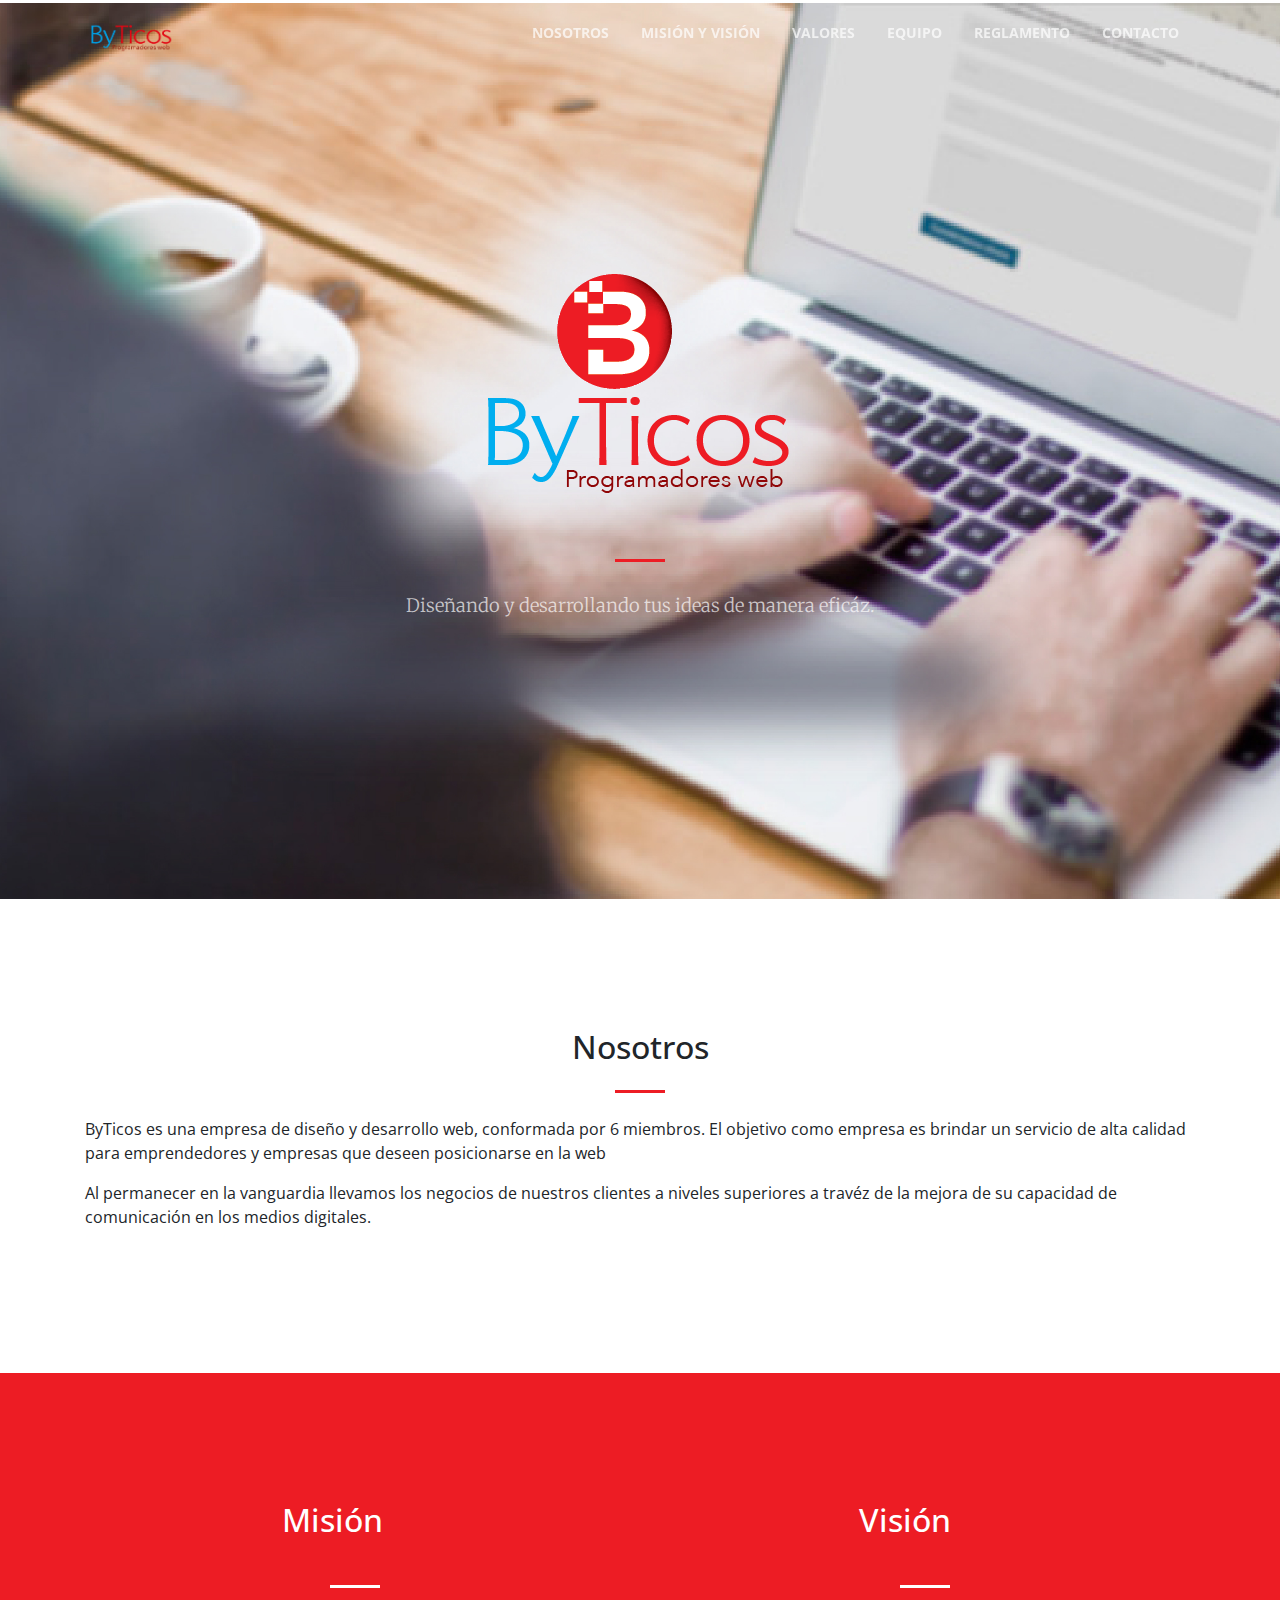
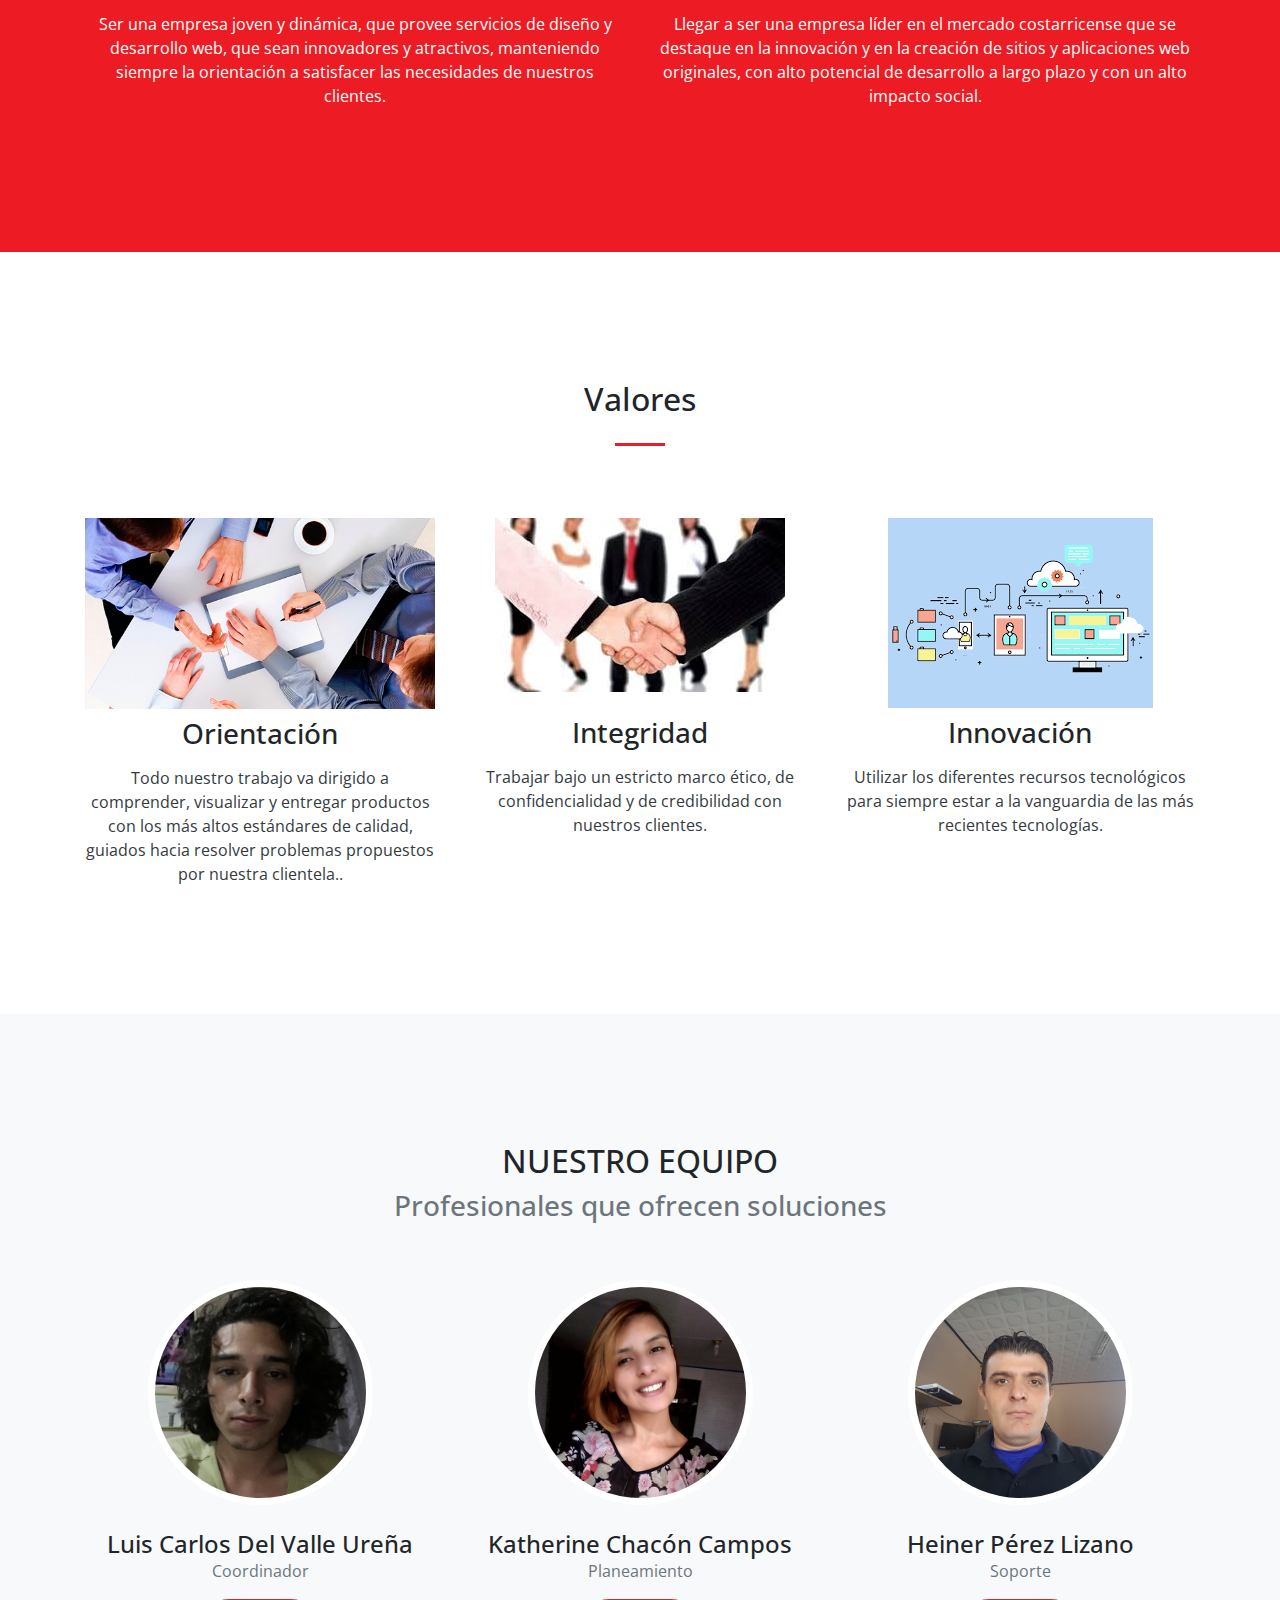
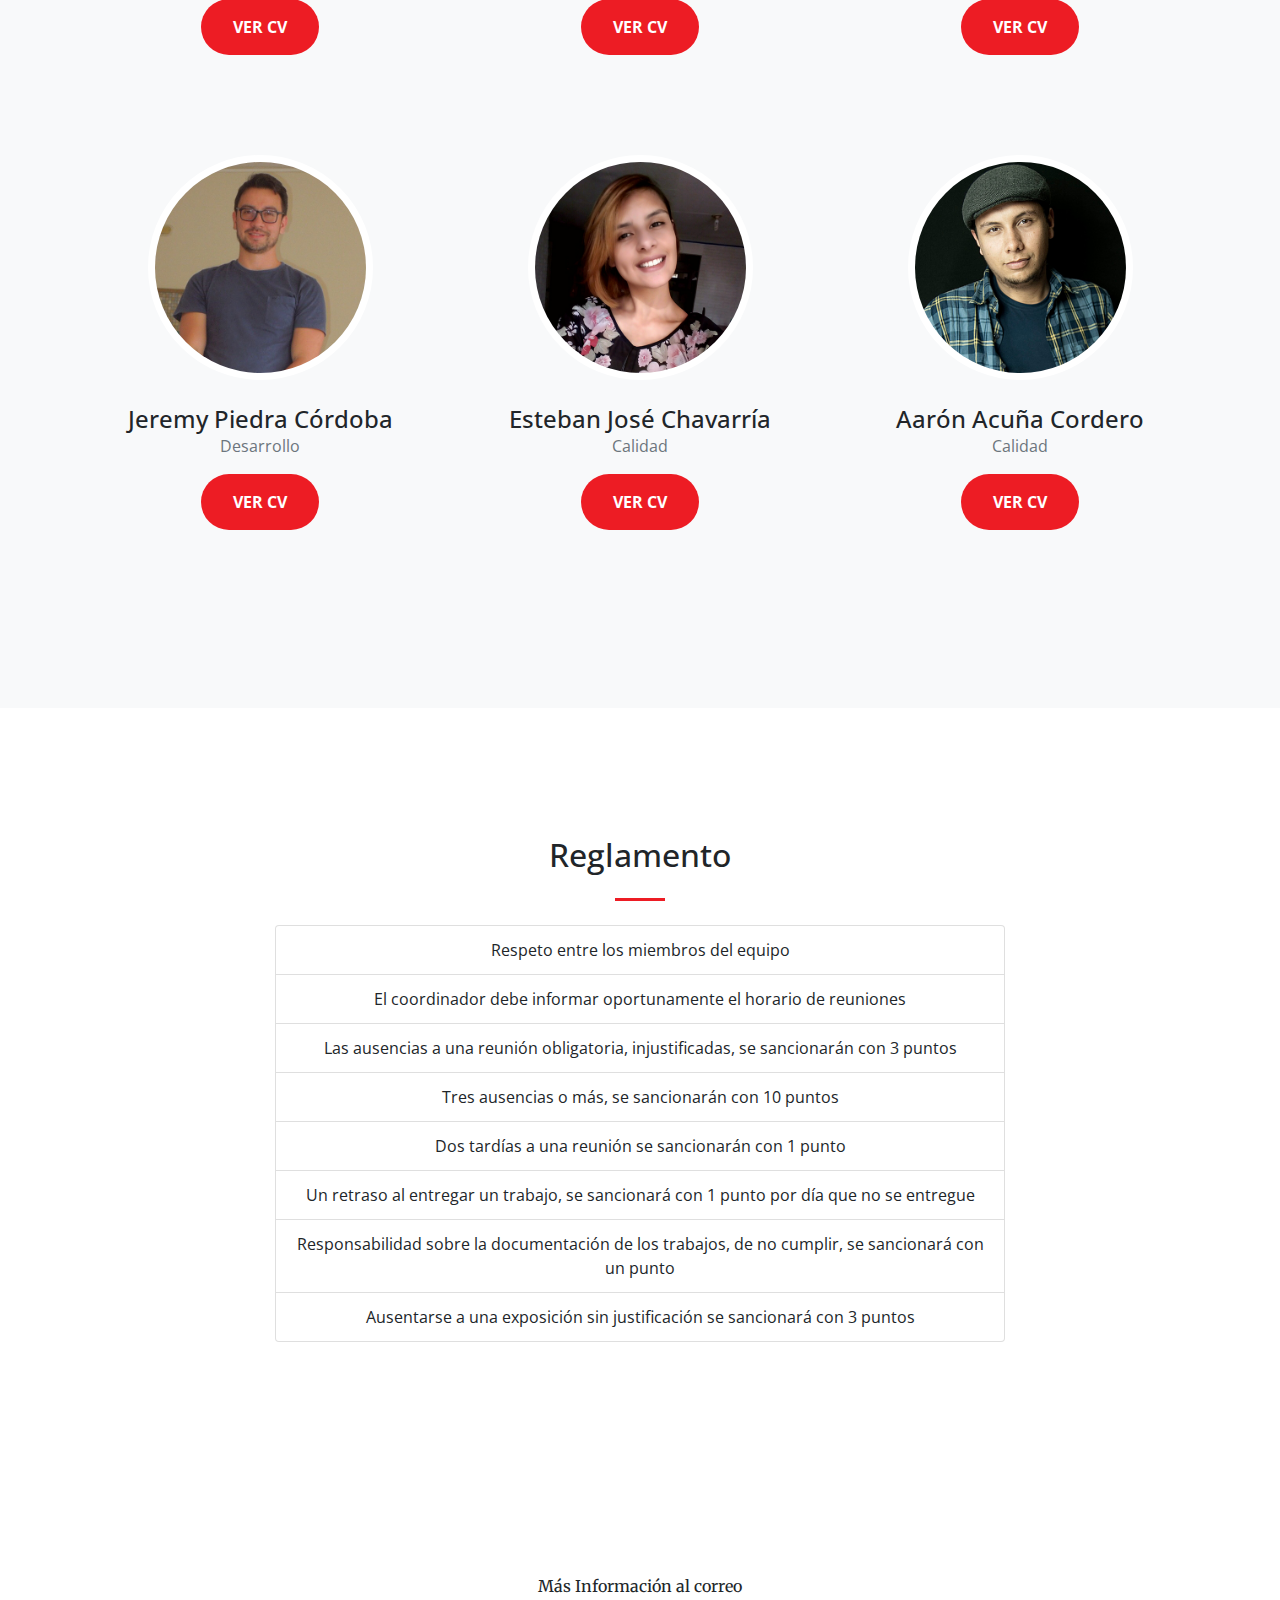
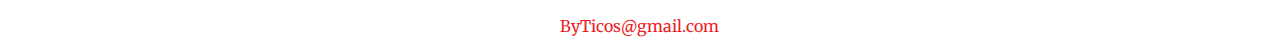
<file: index.html>
<!DOCTYPE html>
<html lang="en">

  <head>

    <meta charset="utf-8">
    <meta name="viewport" content="width=device-width, initial-scale=1, shrink-to-fit=no">
    <meta name="description" content="">
    <meta name="author" content="">

    <title>ByTicos</title>

    <!-- Bootstrap core CSS -->
    <link href="vendor/bootstrap/css/bootstrap.min.css" rel="stylesheet">

    <!-- Custom fonts for this template -->
    <link href="vendor/font-awesome/css/font-awesome.min.css" rel="stylesheet" type="text/css">
    <link href='https://fonts.googleapis.com/css?family=Open+Sans:300italic,400italic,600italic,700italic,800italic,400,300,600,700,800' rel='stylesheet' type='text/css'>
    <link href='https://fonts.googleapis.com/css?family=Merriweather:400,300,300italic,400italic,700,700italic,900,900italic' rel='stylesheet' type='text/css'>
    <link rel="icon" href="img/byteticos-02.png" type="image/gif" sizes="16x16">
    <!-- Plugin CSS -->
    <link href="vendor/magnific-popup/magnific-popup.css" rel="stylesheet">

    <!-- Custom styles for this template -->
    <link href="css/creative.css" rel="stylesheet">

  </head>

  <body id="page-top">

    <!-- Navigation -->
    <nav class="navbar navbar-expand-lg navbar-light fixed-top" id="mainNav">
      <div class="container">
        <a class="navbar-brand" href="#inicio"><img class=" padimg img-fluid d-inline-block align-top"  src="img/Icon_Byticos-01.png"  width="90" height="70"  alt="" srcset=""></a>
        <button class="navbar-toggler navbar-toggler-right" type="button" data-toggle="collapse" data-target="#navbarResponsive" aria-controls="navbarResponsive" aria-expanded="false" aria-label="Toggle navigation">
          <span class="navbar-toggler-icon"></span>
        </button>
        <div class="collapse navbar-collapse" id="navbarResponsive">
          <ul class="navbar-nav ml-auto">
            <li class="nav-item">
              <a class="nav-link" href="#nosotros">Nosotros</a>
            </li>
            <li class="nav-item">
              <a class="nav-link" href="#about">Misión y Visión</a>
            </li>
            <li class="nav-item">
              <a class="nav-link" href="#valores">Valores</a>
            </li>
            <li class="nav-item">
              <a class="nav-link" href="#team">Equipo</a>
            </li>
            <li class="nav-item">
              <a class="nav-link" href="#reglamento">Reglamento</a>
            </li>
            <li class="nav-item">
              <a class="nav-link" href="#contact">Contacto</a>
            </li>
          </ul>
        </div>
      </div>
    </nav>

   

    <header id="inicio" class="masthead text-center text-white d-flex">
      <div class="container my-auto">
        <div class="row">
          <div class="col-lg-10 mx-auto">
            <h1 class="text-uppercase">
             <img class="img-fluid" src="img/byteticos-02.png" alt="">

            </h1>
            <hr>
          </div>
          <div class="col-lg-8 mx-auto">
            <p class="text-faded mb-5">Diseñando y desarrollando tus ideas de manera eficáz.</p>

          </div>
        </div>
      </div>
    </header>

    <section class="container-fluid" id="nosotros">
      <div class="container">
        <div class="row">
          <div class="col-md-12">
            <h2 class="text-center">Nosotros</h2>
            <hr class="my-4">
            <p> ByTicos es una empresa de diseño y desarrollo web, conformada por 6 miembros. El objetivo como empresa es brindar un servicio de alta calidad para emprendedores y empresas que deseen posicionarse en la web </p>
            <p>Al permanecer en la vanguardia llevamos los negocios de nuestros clientes a niveles superiores a travéz de la mejora de su capacidad de comunicación en los medios digitales.</p>
          </div>
        </div>
      </div>
      
    </section>

<!-- inicio vision -->
<section class="bg-primary" id="about">
  <div class="container ">
    <div class="row">
      <div class="col-lg-6  text-center">
        <h2 class="section-heading text-white">Misión <span><i class="fa fa-line-chart fa-1x mb-4 sr-contact"></i></span></h2>
        <hr class="light my-4">
        <p class="text-white ">Ser una empresa joven y dinámica, que provee servicios de diseño y desarrollo web, que sean innovadores y atractivos,
          manteniendo siempre la orientación a satisfacer las necesidades de nuestros clientes.</p>
      </div>
      <div class="col-lg-6  text-center">
        <h2 class="section-heading text-white">Visión <span><i class="fa fa-eye fa-1x mb-4 sr-contact"></i></span></h2>
        <hr class="light my-4">
        <p class="text-white mb-2">Llegar a ser una empresa líder en el mercado costarricense que se destaque en la innovación y en la creación de
          sitios y aplicaciones web originales, con alto potencial de desarrollo a largo plazo y con un alto impacto social.</p>

      </div>
      

    </div>
  </div>
</section>


<!--Valores-->
<section id="valores">
  <div class="container">
    <div class="row">
      <div class="col-lg-12 text-center">
        <h2 class="section-heading">Valores</h2>
        <hr class="my-4">
      </div>
    </div>
  </div>
  <div class="container">
    <div class="row">
      <div class="col-lg-4 col-md-6 text-center">
        <div class="service-box mt-5 mx-auto">
          <img class="img-fluid" src="./img/orientacion.png" alt="">
          <h3 class="mb-3 pt-2">Orientación</h3>
          <p class="text-dark mb-0">Todo nuestro trabajo va dirigido a comprender, visualizar y entregar productos con los más altos estándares de
            calidad, guiados hacia resolver problemas propuestos por nuestra clientela..</p>
        </div>
      </div>
      <div class="col-lg-4 col-md-6 text-center">
        <div class="service-box mt-5 mx-auto">
          <img class="img-fluid" src="./img/integridad.jpg" alt="">

          <h3 class="mb-3 pt-4">Integridad</h3>
          <p class="text-dark mb-0">Trabajar bajo un estricto marco ético, de confidencialidad y de credibilidad con nuestros clientes.</p>
        </div>
      </div>
      <div class="col-lg-4 col-md-6 text-center">
        <div class="service-box mt-5 mx-auto">
<img class="img-fluid" src="./img/innovacion.png" alt="">
          
          <h3 class="mb-3 pt-2">Innovación</h3>
          <p class="text-dark mb-0">Utilizar los diferentes recursos tecnológicos para siempre estar a la vanguardia de las más recientes tecnologías.</p>
        </div>
      </div>

    </div>
  </div>
</section>
    

<!-- fin vision -->
<!-- Team -->
<section class="bg-light" id="team">
  <div class="container">
    <div class="row">
      <div class="col-lg-12 text-center">
        <h2 class="section-heading text-uppercase">Nuestro equipo</h2>
        <h3 class="section-subheading text-muted">Profesionales que ofrecen soluciones</h3>
      </div>
    </div>
    <div class="row">
      <div class="col-sm-4">
        <div class="team-member">
          <img class="mx-auto rounded-circle" src="img/team/1.png" alt="">
          <h4>Luis Carlos Del Valle Ureña</h4>
          <p class="text-muted">Coordinador</p>
          <a class="btn btn-primary btn-xl js-scroll-trigger" href="CVs/LuisCarlos/index.html" target="_blank">Ver CV</a>
        </div>
      </div>
      <div class="col-sm-4">
        <div class="team-member">
          <img class="mx-auto rounded-circle" src="img/team/2.jpg" alt="">
          <h4>Katherine Chacón Campos</h4>
          <p class="text-muted">Planeamiento</p>
          <a class="btn btn-primary btn-xl js-scroll-trigger" href="CVs/Katherine/index.html" target="_blank">Ver CV</a>
        </div>
      </div>
      <div class="col-sm-4">
        <div class="team-member">
          <img class="mx-auto rounded-circle" src="img/team/prueba3.jpg" alt="">
          <h4>Heiner Pérez Lizano</h4>
          <p class="text-muted">Soporte</p>
          <a class="btn btn-primary btn-xl js-scroll-trigger" href="CVs/Heiner/index.html" target="_blank">Ver CV</a>
        </div>
      </div>
    </div>
    <div class="row">
      <div class="col-sm-4">
        <div class="team-member">
          <img class="mx-auto rounded-circle" src="img/team/4.jpg" alt="">
          <h4>Jeremy Piedra Córdoba</h4>
          <p class="text-muted">Desarrollo</p>
          <a class="btn btn-primary btn-xl js-scroll-trigger" href="CVs/Jeremy/index.html" target="_blank">Ver CV</a>
        </div>
      </div>
      <div class="col-sm-4">
        <div class="team-member">
          <img class="mx-auto rounded-circle" src="img/team/2.jpg" alt="">
          <h4>Esteban José Chavarría</h4>
          <p class="text-muted">Calidad</p>
          <a class="btn btn-primary btn-xl js-scroll-trigger" href="">Ver CV</a>
        </div>
      </div>
      <div class="col-sm-4">
        <div class="team-member">
          <img class="mx-auto rounded-circle" src="img/team/6.jpg" alt="">
          <h4> Aarón Acuña Cordero</h4>
          <p class="text-muted">Calidad</p>
          <a class="btn btn-primary btn-xl js-scroll-trigger" href="CVs/Aaron/index.html" target="_blank">Ver CV</a>
        </div>
      </div>
    </div>
  </div>
</section>


    <section id="reglamento">
      <div class="container">
        <div class="row">
          <div class="col-lg-8 mx-auto text-center">
            <h2 class="section-heading">Reglamento</h2>
            <hr class="my-4">
            <!-- <ul class="mb-5"></ul> -->
            <ul class="list-group">
              <li class="list-group-item">Respeto entre los miembros del equipo </li>
              <li class="list-group-item">El coordinador debe informar oportunamente el horario de reuniones</li>
              <li class="list-group-item">Las ausencias a una reunión obligatoria, injustificadas, se sancionarán con 3 puntos</li>
              <li class="list-group-item">Tres ausencias o más, se sancionarán con 10 puntos</li>
              <li class="list-group-item">Dos tardías a una reunión se sancionarán con 1 punto</li>
              <li class="list-group-item">Un retraso al entregar un trabajo, se sancionará con 1 punto por día que no se entregue</li>
              <li class="list-group-item">Responsabilidad sobre la documentación de los trabajos, de no cumplir, se sancionará con un punto</li>
              <li class="list-group-item">Ausentarse a una exposición sin justificación se sancionará con 3 puntos</li>
            </ul>
          </div>
        </div>
       
      </div>
    </section>

    <footer id="contact" class="container-fluid">
      <div class="row">
        <div class="pt-5 col-lg-8 mx-auto text-center">
          <i class=" fa fa-envelope-o fa-2x mb-4 sr-contact"></i>
          <p>Más Información al correo</p>
          <p>
            <a href="mailto:byticos@gmail.com">ByTicos@gmail.com</a>
          </p>
        </div>
      </div>
    </footer>
  

    <!-- Bootstrap core JavaScript -->
    <script src="vendor/jquery/jquery.min.js"></script>
    <script src="vendor/bootstrap/js/bootstrap.bundle.min.js"></script>

    <!-- Plugin JavaScript -->
    <script src="vendor/jquery-easing/jquery.easing.min.js"></script>
    <script src="vendor/scrollreveal/scrollreveal.min.js"></script>
    <script src="vendor/magnific-popup/jquery.magnific-popup.min.js"></script>

    <!-- Custom scripts for this template -->
    <script src="js/creative.min.js"></script>

  </body>

</html>
</file>
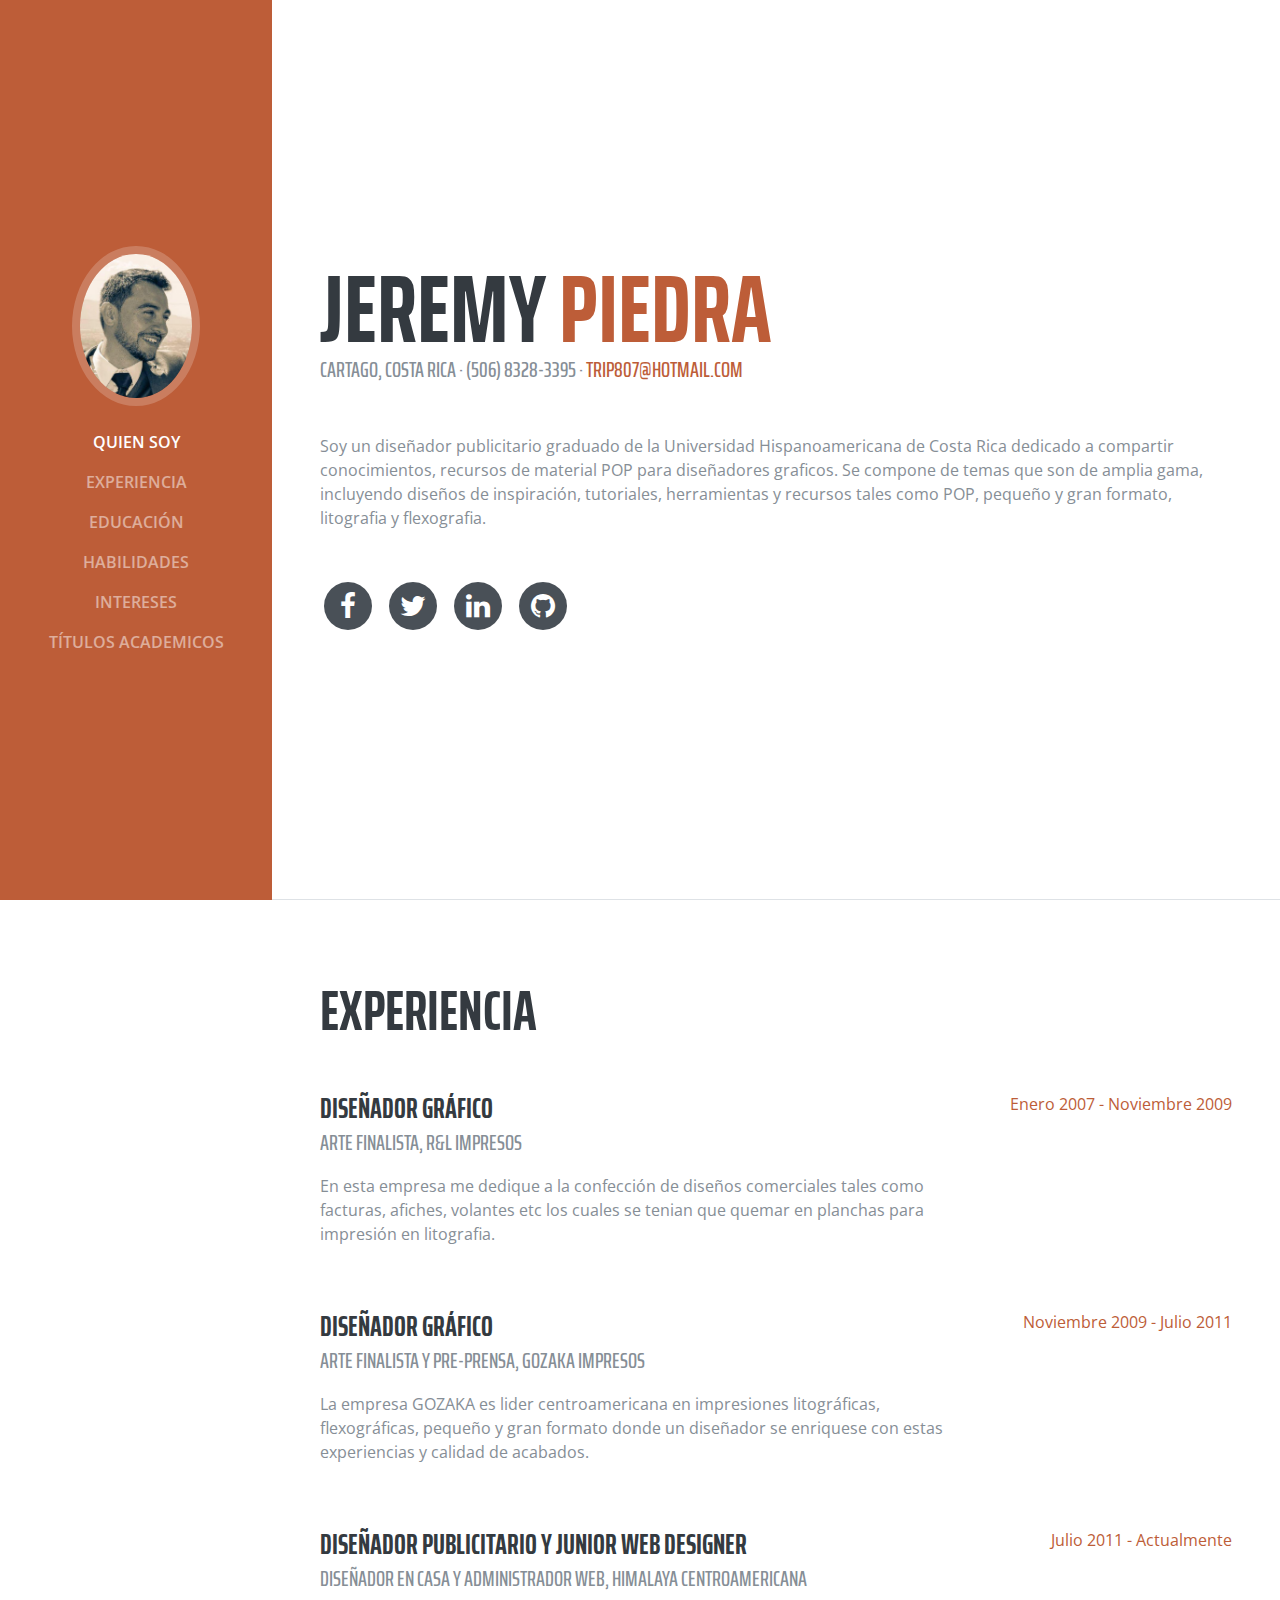
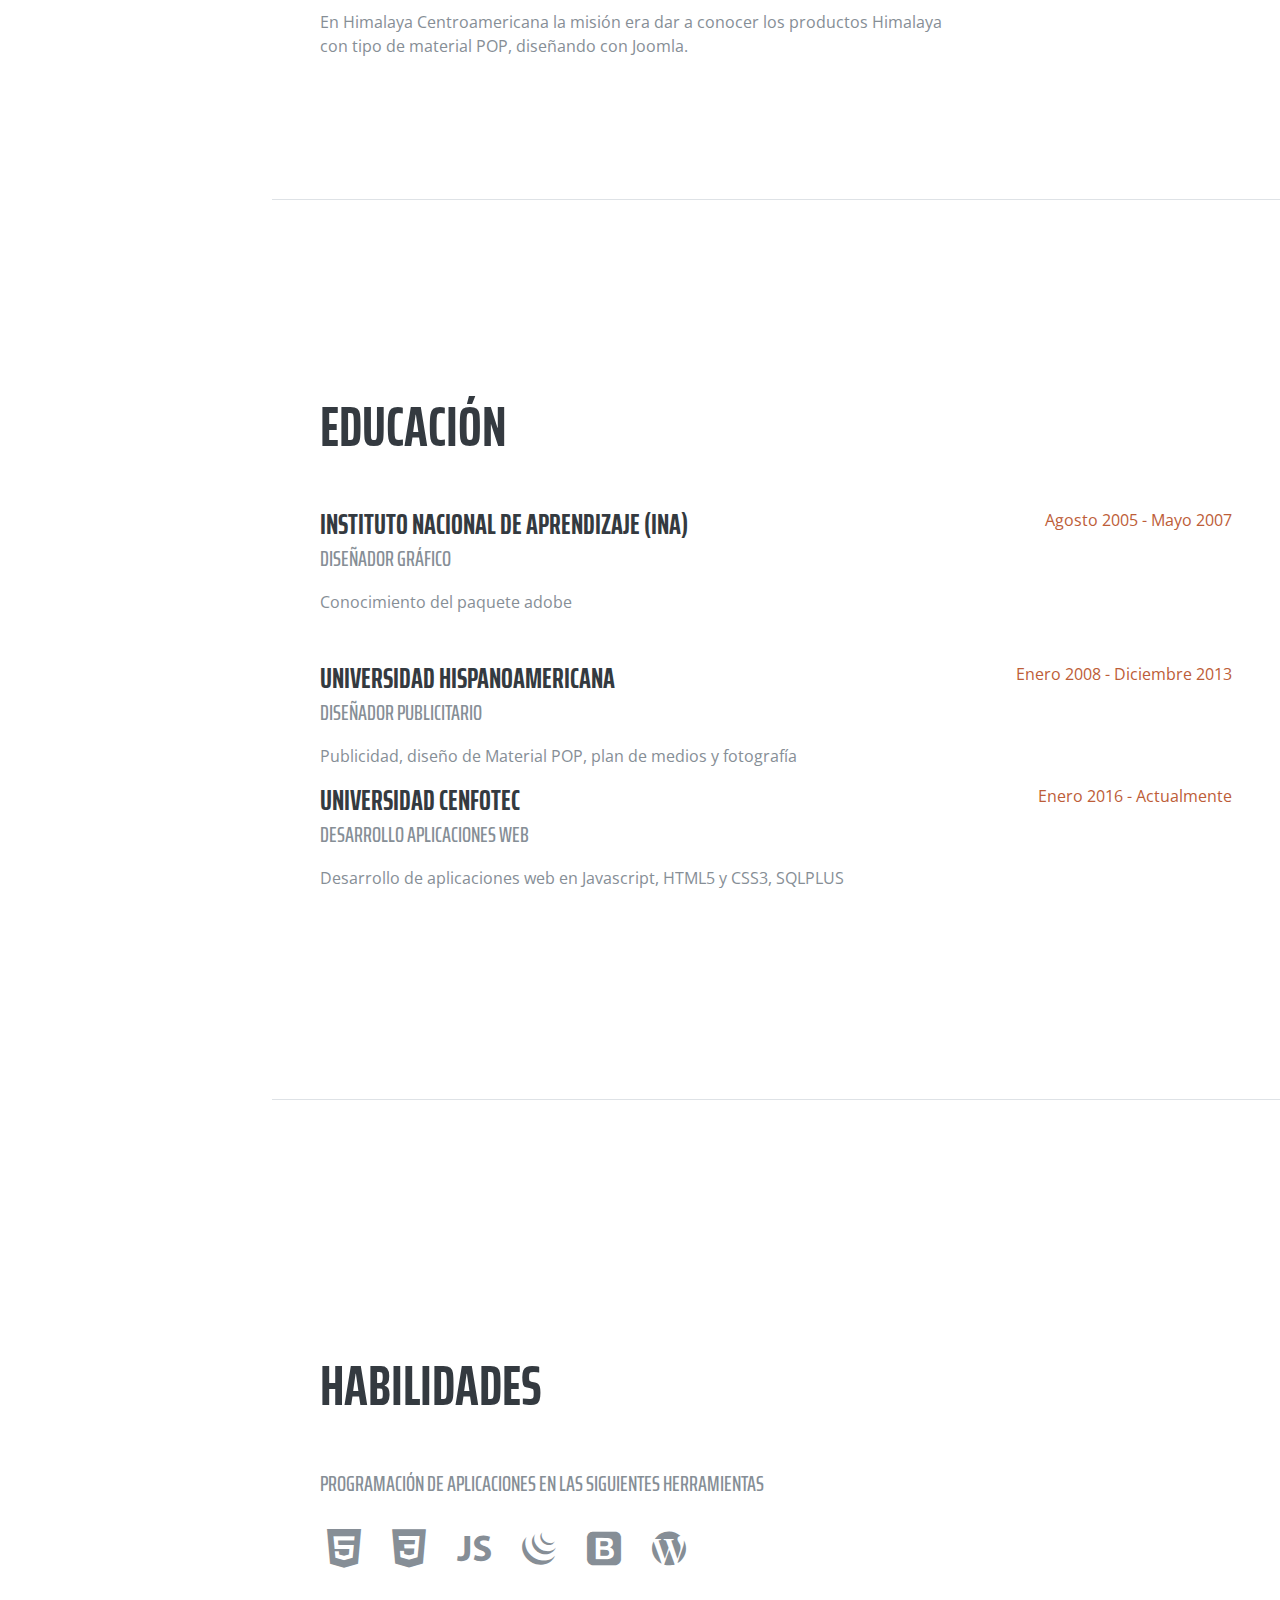
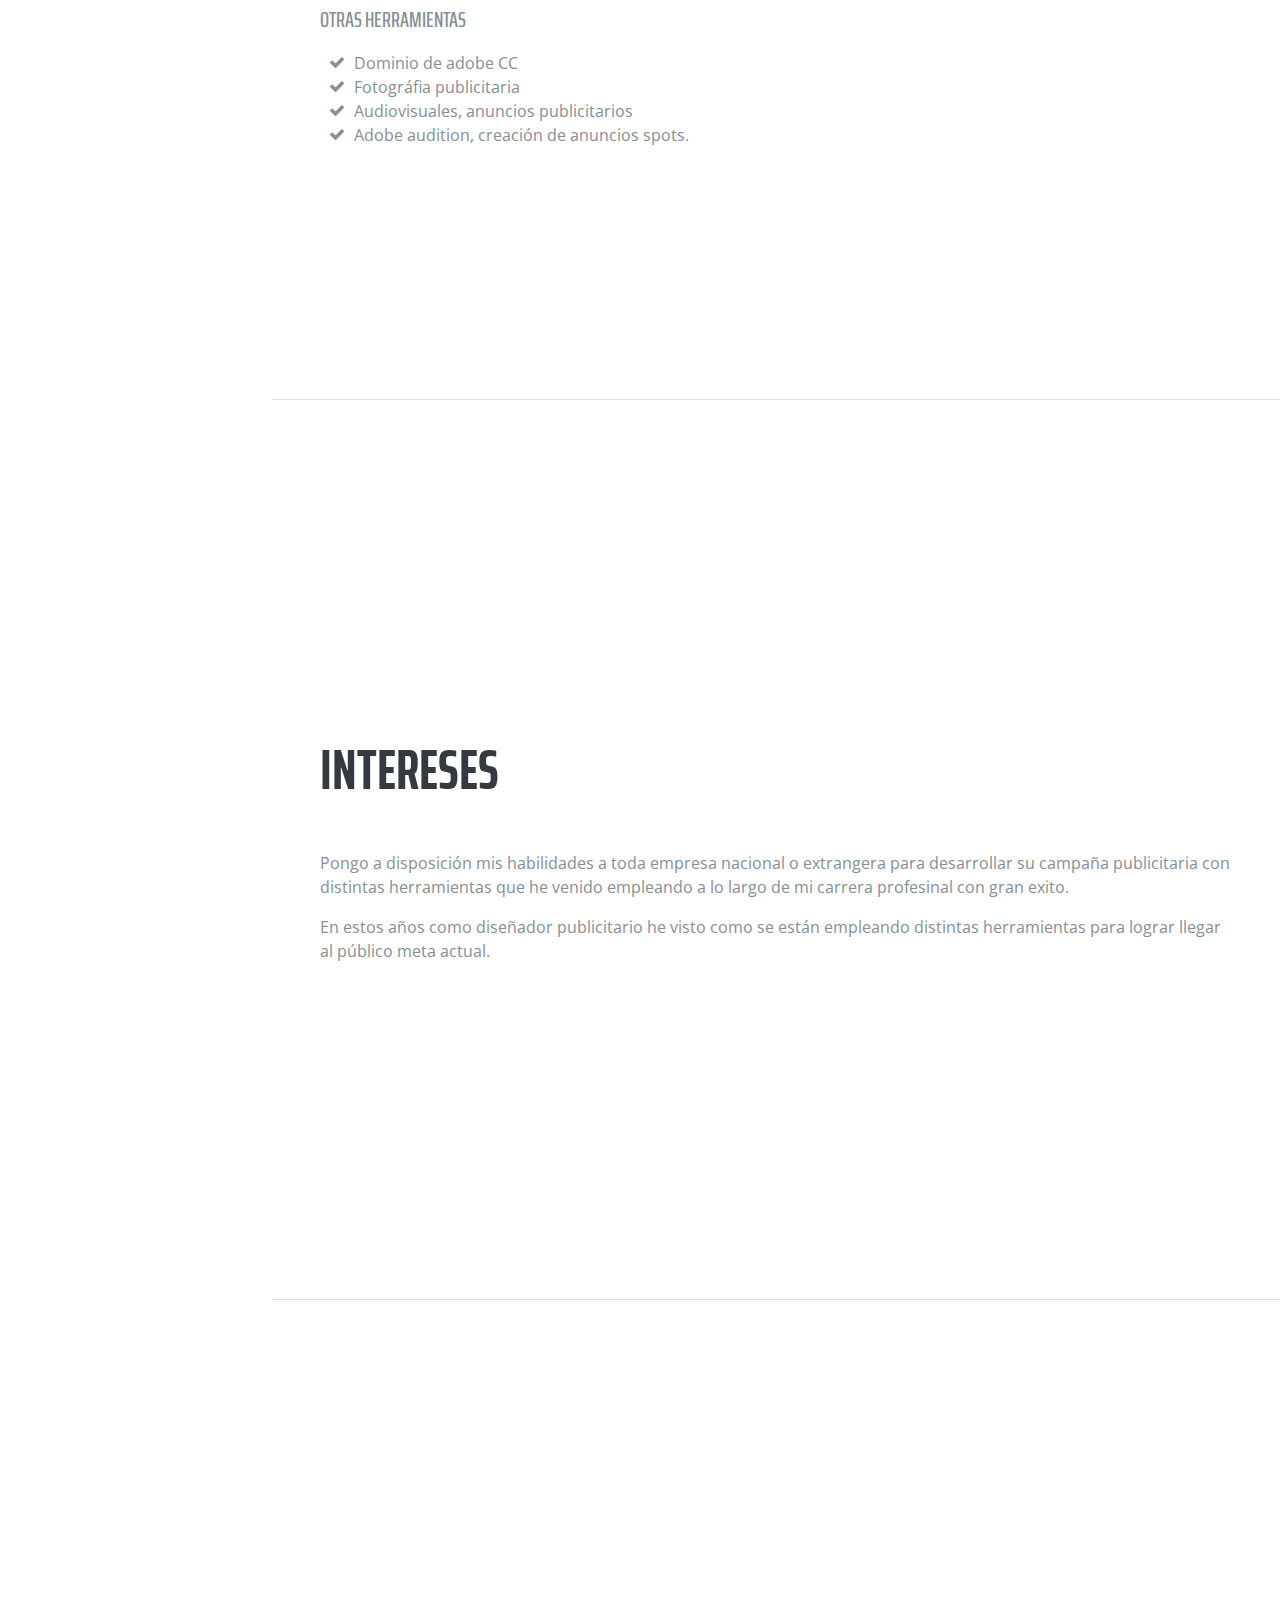
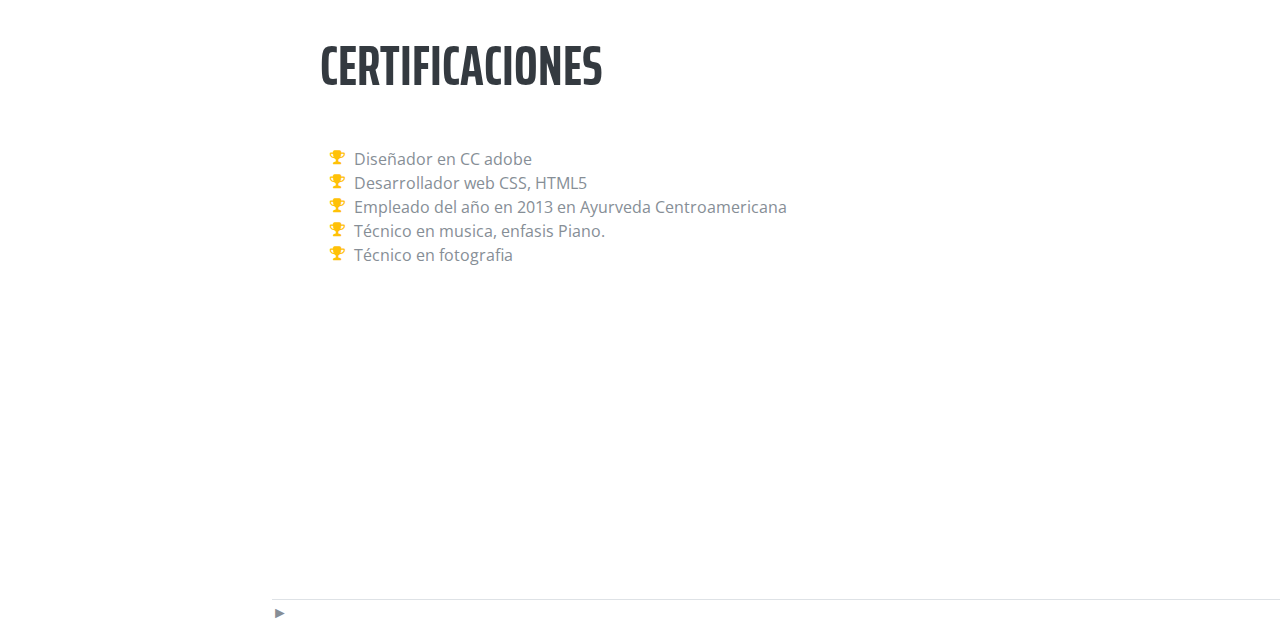
<file: CVs/Jeremy/index.html>
<!DOCTYPE html>
<html lang="en">

  <head>

    <meta charset="utf-8">
    <meta name="viewport" content="width=device-width, initial-scale=1, shrink-to-fit=no">
    <meta name="description" content="">
    <meta name="author" content="">

    <title>Curriculum Jeremy</title>

    <!-- Bootstrap core CSS -->
    <link href="vendor/bootstrap/css/bootstrap.min.css" rel="stylesheet">

    <!-- Custom fonts for this template -->
    <link href="https://fonts.googleapis.com/css?family=Saira+Extra+Condensed:100,200,300,400,500,600,700,800,900" rel="stylesheet">
    <link href="https://fonts.googleapis.com/css?family=Open+Sans:300,300i,400,400i,600,600i,700,700i,800,800i" rel="stylesheet">
    <link href="vendor/font-awesome/css/font-awesome.min.css" rel="stylesheet">
    <link href="vendor/devicons/css/devicons.min.css" rel="stylesheet">
    <link href="vendor/simple-line-icons/css/simple-line-icons.css" rel="stylesheet">

    <!-- Custom styles for this template -->
    <link href="css/resume.min.css" rel="stylesheet">

  </head>

  <body id="page-top">

    <nav class="navbar navbar-expand-lg navbar-dark bg-primary fixed-top" id="sideNav">
      <a class="navbar-brand js-scroll-trigger" href="#page-top">
        <span class="d-block d-lg-none">JPCDESIGNER</span>
        <span class="d-none d-lg-block">
          <img class="img-fluid img-profile rounded-circle mx-auto mb-2" src="img/profile.PNG" alt="">
        </span>
      </a>
      <button class="navbar-toggler" type="button" data-toggle="collapse" data-target="#navbarSupportedContent" aria-controls="navbarSupportedContent" aria-expanded="false" aria-label="Toggle navigation">
        <span class="navbar-toggler-icon"></span>
      </button>
      <div class="collapse navbar-collapse" id="navbarSupportedContent">
        <ul class="navbar-nav">
          <li class="nav-item">
            <a class="nav-link js-scroll-trigger" href="#about">Quien soy</a>
          </li>
          <li class="nav-item">
            <a class="nav-link js-scroll-trigger" href="#experience">Experiencia</a>
          </li>
          <li class="nav-item">
            <a class="nav-link js-scroll-trigger" href="#education">Educación</a>
          </li>
          <li class="nav-item">
            <a class="nav-link js-scroll-trigger" href="#skills">Habilidades</a>
          </li>
          <li class="nav-item">
            <a class="nav-link js-scroll-trigger" href="#interests">Intereses</a>
          </li>
          <li class="nav-item">
            <a class="nav-link js-scroll-trigger" href="#awards">Títulos academicos</a>
          </li>
        </ul>
      </div>
    </nav>

    <div class="container-fluid p-0">

      <section class="resume-section p-3 p-lg-5 d-flex d-column" id="about">
        <div class="my-auto">
          <h1 class="mb-0">Jeremy
            <span class="text-primary">PIEDRA</span>
          </h1>
          <div class="subheading mb-5">Cartago, Costa Rica · (506) 8328-3395 ·
            <a href="mailto:name@email.com">trip807@hotmail.com</a>
          </div>
          <p class="mb-5">Soy un diseñador publicitario graduado de la Universidad Hispanoamericana de Costa Rica dedicado a compartir conocimientos, recursos de material POP para diseñadores graficos. Se compone de temas que son de amplia gama, incluyendo diseños de inspiración, tutoriales, herramientas y recursos tales como POP, pequeño y gran formato, litografia y flexografia.</p>
          <ul class="list-inline list-social-icons mb-0">
            <li class="list-inline-item">
              <a href="https://www.facebook.com/jeremypiedra.cordoba?ref=bookmarks">
                <span class="fa-stack fa-lg">
                  <i class="fa fa-circle fa-stack-2x"></i>
                  <i class="fa fa-facebook fa-stack-1x fa-inverse"></i>
                </span>
              </a>
            </li>
            <li class="list-inline-item">
              <a href="#">
                <span class="fa-stack fa-lg">
                  <i class="fa fa-circle fa-stack-2x"></i>
                  <i class="fa fa-twitter fa-stack-1x fa-inverse"></i>
                </span>
              </a>
            </li>
            <li class="list-inline-item">
              <a href="#">
                <span class="fa-stack fa-lg">
                  <i class="fa fa-circle fa-stack-2x"></i>
                  <i class="fa fa-linkedin fa-stack-1x fa-inverse"></i>
                </span>
              </a>
            </li>
            <li class="list-inline-item">
              <a href="#">
                <span class="fa-stack fa-lg">
                  <i class="fa fa-circle fa-stack-2x"></i>
                  <i class="fa fa-github fa-stack-1x fa-inverse"></i>
                </span>
              </a>
            </li>
          </ul>
        </div>
      </section>

      <section class="resume-section p-3 p-lg-5 d-flex flex-column" id="experience">
        <div class="my-auto">
          <h2 class="mb-5">Experiencia</h2>

          <div class="resume-item d-flex flex-column flex-md-row mb-5">
            <div class="resume-content mr-auto">
              <h3 class="mb-0">Diseñador gráfico</h3>
              <div class="subheading mb-3">Arte finalista, R&L Impresos</div>
              <p>En esta empresa me dedique a la confección de diseños comerciales tales como facturas, afiches, volantes etc los cuales se tenian que quemar en planchas para impresión en litografia.</p>
            </div>
            <div class="resume-date text-md-right">
              <span class="text-primary">Enero 2007 -  Noviembre 2009</span>
            </div>
          </div>

          <div class="resume-item d-flex flex-column flex-md-row mb-5">
            <div class="resume-content mr-auto">
              <h3 class="mb-0">Diseñador gráfico</h3>
              <div class="subheading mb-3">Arte finalista y pre-prensa, GOZAKA IMPRESOS</div>
              <p>La empresa GOZAKA es lider centroamericana en impresiones litográficas, flexográficas, pequeño y gran formato donde un diseñador se enriquese con estas experiencias y calidad de acabados.</p>
            </div>
            <div class="resume-date text-md-right">
              <span class="text-primary">Noviembre 2009 - Julio 2011</span>
            </div>
          </div>

          <div class="resume-item d-flex flex-column flex-md-row mb-5">
            <div class="resume-content mr-auto">
              <h3 class="mb-0">Diseñador publicitario y Junior Web Designer</h3>
              <div class="subheading mb-3">Diseñador en casa y administrador web, Himalaya Centroamericana</div>
              <p>En Himalaya Centroamericana la misión era dar a conocer los productos Himalaya con tipo de material POP, diseñando con Joomla.</p>
            </div>
            <div class="resume-date text-md-right">
              <span class="text-primary">Julio 2011 - Actualmente</span>
            </div>
          </div>

         

        </div>

      </section>

      <section class="resume-section p-3 p-lg-5 d-flex flex-column" id="education">
        <div class="my-auto">
          <h2 class="mb-5">Educación</h2>

          <div class="resume-item d-flex flex-column flex-md-row mb-5">
            <div class="resume-content mr-auto">
              <h3 class="mb-0">Instituto Nacional de Aprendizaje (INA)</h3>
              <div class="subheading mb-3">Diseñador gráfico</div>
              <div>Conocimiento del paquete adobe</div>
            </div>
            <div class="resume-date text-md-right">
              <span class="text-primary">Agosto 2005 - Mayo 2007</span>
            </div>
          </div>

          <div class="resume-item d-flex flex-column flex-md-row">
            <div class="resume-content mr-auto">
              <h3 class="mb-0">Universidad HispanoAmericana</h3>
              <div class="subheading mb-3">Diseñador Publicitario</div>
              <p>Publicidad, diseño de Material POP, plan de medios y fotografía</p>
            </div>
            <div class="resume-date text-md-right">
              <span class="text-primary">Enero 2008 - Diciembre 2013 </span>
            </div>
          </div>
          
         <div class="resume-item d-flex flex-column flex-md-row">
            <div class="resume-content mr-auto">
              <h3 class="mb-0">Universidad Cenfotec</h3>
              <div class="subheading mb-3">Desarrollo aplicaciones web</div>
              <p>Desarrollo de aplicaciones web en Javascript, HTML5 y CSS3, SQLPLUS</p>
            </div>
            <div class="resume-date text-md-right">
              <span class="text-primary">Enero 2016 - Actualmente</span>
            </div>
          </div>

        </div>
      </section>

      <section class="resume-section p-3 p-lg-5 d-flex flex-column" id="skills">
        <div class="my-auto">
          <h2 class="mb-5">Habilidades</h2>

          <div class="subheading mb-3">Programación de aplicaciones en las siguientes Herramientas</div>
          <ul class="list-inline list-icons">
            <li class="list-inline-item">
              <i class="devicons devicons-html5"></i>
            </li>
            <li class="list-inline-item">
              <i class="devicons devicons-css3"></i>
            </li>
            <li class="list-inline-item">
              <i class="devicons devicons-javascript"></i>
            </li>
            <li class="list-inline-item">
              <i class="devicons devicons-jquery"></i>
            </li>
           
      
            <li class="list-inline-item">
              <i class="devicons devicons-bootstrap"></i>
            </li>
            <li class="list-inline-item">
              <i class="devicons devicons-wordpress"></i>
            </li>

        
          </ul>

          <div class="subheading mb-3">Otras herramientas</div>
          <ul class="fa-ul mb-0">
            <li>
              <i class="fa-li fa fa-check"></i>
              Dominio de adobe CC</li>
            <li>
              <i class="fa-li fa fa-check"></i>
              Fotográfia publicitaria</li>
            <li>
              <i class="fa-li fa fa-check"></i>
              Audiovisuales, anuncios publicitarios</li>
            <li>
              <i class="fa-li fa fa-check"></i>
              Adobe audition, creación de anuncios spots.</li>
          </ul>
        </div>
      </section>

      <section class="resume-section p-3 p-lg-5 d-flex flex-column" id="interests">
        <div class="my-auto">
          <h2 class="mb-5">Intereses</h2>
          <p>Pongo a disposición mis habilidades a toda empresa nacional o extrangera para desarrollar su campaña publicitaria con distintas herramientas que he venido empleando a lo largo de mi carrera profesinal con gran exito.</p>
          <p class="mb-0">En estos años como diseñador publicitario he visto como se están empleando distintas herramientas para lograr llegar al público meta actual.</p>
        </div>
      </section>

      <section class="resume-section p-3 p-lg-5 d-flex flex-column" id="awards">
        <div class="my-auto">
          <h2 class="mb-5">Certificaciones</h2>
          <ul class="fa-ul mb-0">
            <li>
              <i class="fa-li fa fa-trophy text-warning"></i>
              Diseñador en CC adobe</li>
            <li>
              <i class="fa-li fa fa-trophy text-warning"></i>
              Desarrollador web CSS, HTML5</li>
            <li>
              <i class="fa-li fa fa-trophy text-warning"></i>
              
              Empleado del año en 2013 en Ayurveda Centroamericana</li>
            <li>
              <i class="fa-li fa fa-trophy text-warning"></i>
              Técnico en musica, enfasis Piano.</li>
            <li>
              <i class="fa-li fa fa-trophy text-warning"></i>
              Técnico en fotografia</li>
            <li>
          
            
          </ul>
        </div>
      </section>

    </div>

    <!-- Bootstrap core JavaScript -->
    <script src="vendor/jquery/jquery.min.js"></script>
    <script src="vendor/bootstrap/js/bootstrap.bundle.min.js"></script>

    <!-- Plugin JavaScript -->
    <script src="vendor/jquery-easing/jquery.easing.min.js"></script>

    <!-- Custom scripts for this template -->
    <script src="js/resume.min.js"></script>

  </body>

►</html>
</file>
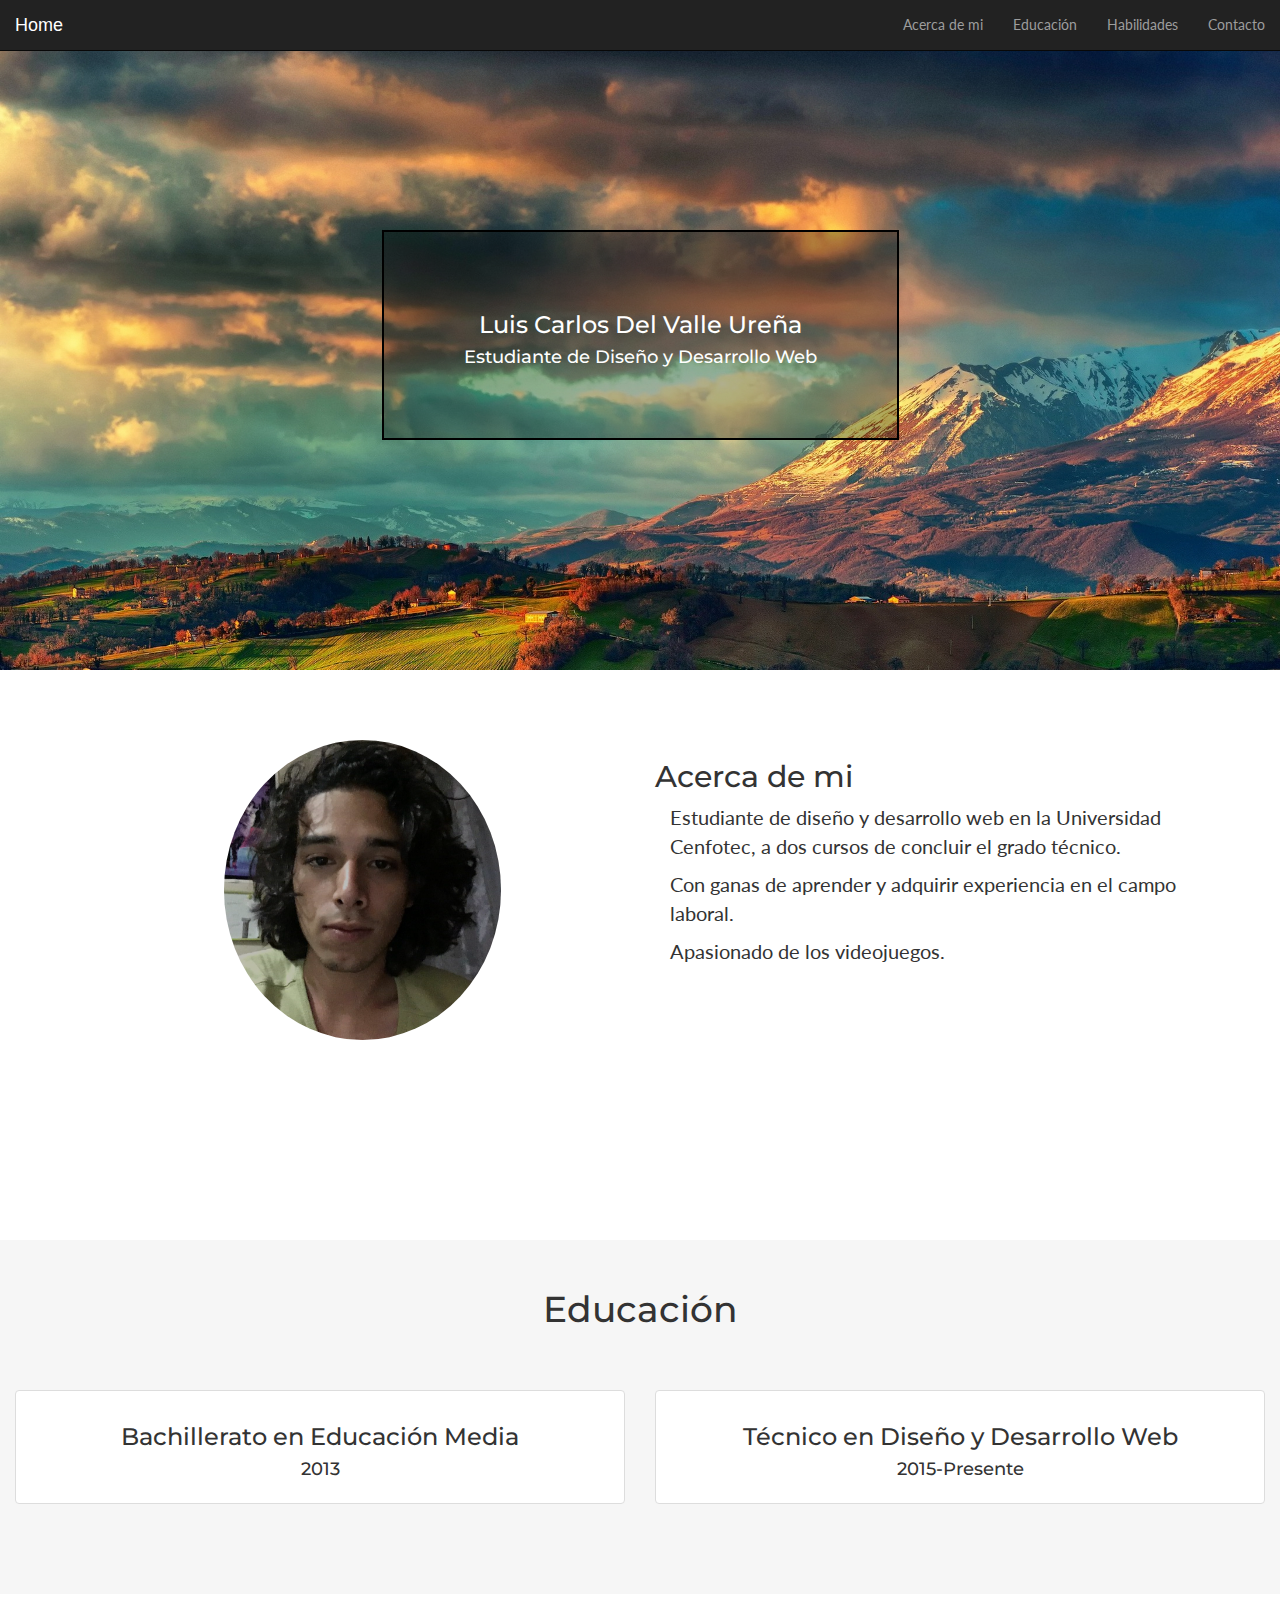
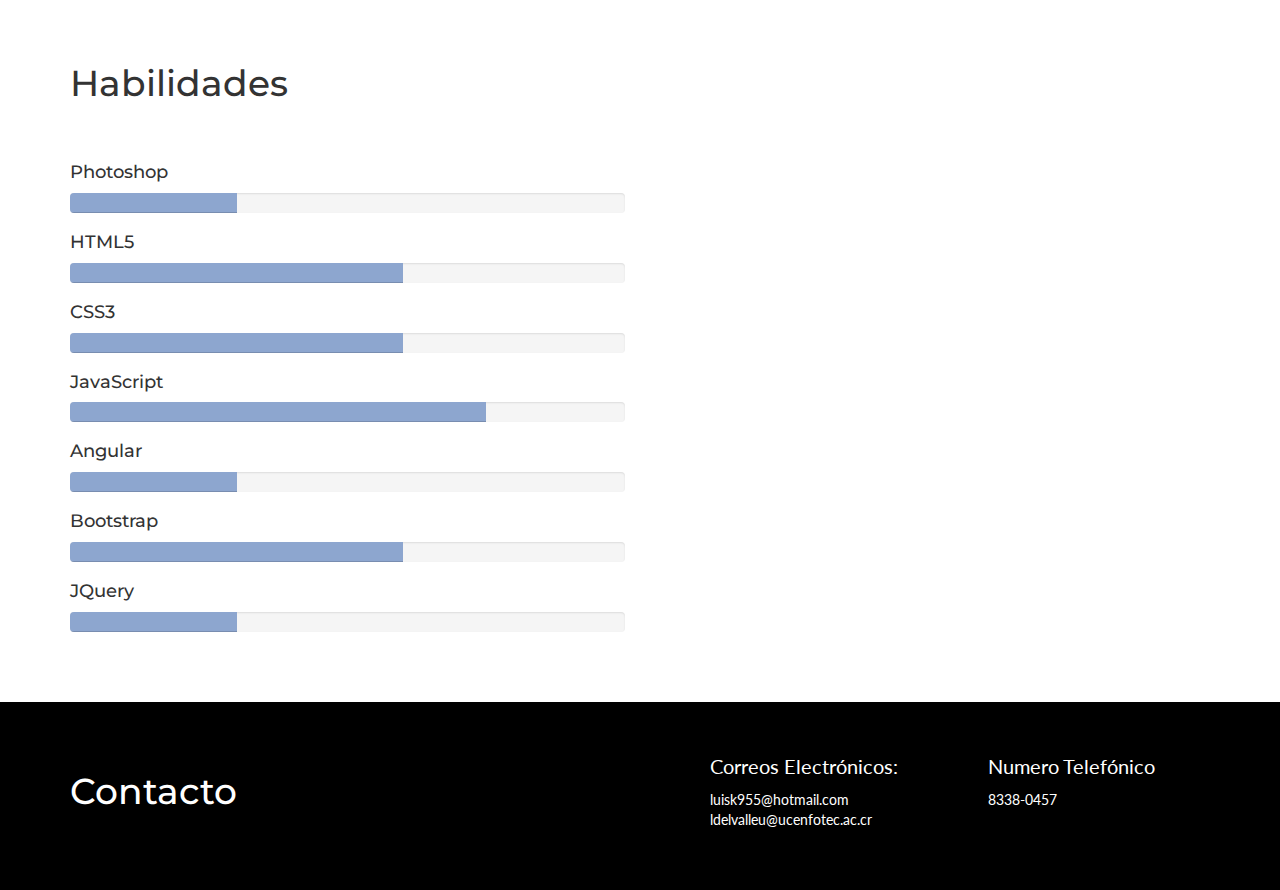
<file: CVs/LuisCarlos/index.html>
<!DOCTYPE html>
<html>
<head>
	<title>CV</title>
	<link rel="stylesheet" href="https://maxcdn.bootstrapcdn.com/bootstrap/3.3.7/css/bootstrap.min.css" integrity="sha384-BVYiiSIFeK1dGmJRAkycuHAHRg32OmUcww7on3RYdg4Va+PmSTsz/K68vbdEjh4u" crossorigin="anonymous">
	<link href="https://fonts.googleapis.com/css?family=Montserrat" rel="stylesheet">
    <link href="https://fonts.googleapis.com/css?family=Lato" rel="stylesheet">
    <link rel="stylesheet" type="text/css" href="css/style.css">
</head>
<body>
	<nav class="navbar navbar-fixed-top navbar-inverse">
	  <div class="container-fluid">
	    <!-- Brand and toggle get grouped for better mobile display -->
	    <div class="navbar-header">
	      <button type="button" class="navbar-toggle collapsed" data-toggle="collapse" data-target="#bs-example-navbar-collapse-1" aria-expanded="false">
	        <span class="sr-only">Toggle navigation</span>
	        <span class="icon-bar"></span>
	        <span class="icon-bar"></span>
	        <span class="icon-bar"></span>
	      </button>
	      <a class="navbar-brand" href="#">Home</a>
	    </div>

	    <!-- Collect the nav links, forms, and other content for toggling -->
	    <div class="collapse navbar-collapse" id="bs-example-navbar-collapse-1">
	      <ul class="nav navbar-nav navbar-right">
	        <li><a href="#about">Acerca de mi</a></li>
	        <li><a href="#educ">Educación</a></li>
	        <li><a href="#skills">Habilidades</a></li>
	        <li><a href="#cont">Contacto</a></li>
	      </ul>
	    </div><!-- /.navbar-collapse -->
	  </div><!-- /.container-fluid -->
	</nav>
	
	<header class="jumbotron jmb">
      <div class="cover_Content">
        <h3>Luis Carlos Del Valle Ureña</h3>
        <h4>Estudiante de Diseño y Desarrollo Web</h4>
      </div>
    </header>

    <section class="about" id="about">
    	<div class="container">
    		<div class="row">
    			<div class="col-md-6">
    				<img src="images/yo.png" class="img-circle img-responsive" style="width: 50%; height:50%">
    			</div>
    			<h2>Acerca de mi</h2>
    			<div class="col-md-6">
    				<p>Estudiante de diseño y desarrollo web  en  la Universidad Cenfotec, a dos cursos de concluir el grado técnico.</p>
    				<p>Con ganas de aprender y adquirir experiencia en el campo laboral.</p>
      			<p>Apasionado de los videojuegos.</p>
    			</div>
    		</div>
    	</div>
    </section>
    
      <section class="container-fluid  text-center" id="educ">
        <h1>Educación</h1>
        <div class="row">
        	<div class="col-md-6 boxes">
            	<div class="thumbnail pad">
            		<i class="fa fa-graduation-cap fa-3x" aria-hidden="true"></i>
              		<div class="caption">
                		<h3>Bachillerato en Educación Media</h3>
                		<h4>2013</h4>
              		</div>
            	</div>
        	</div>
        	<div class="col-md-6 boxes">
            	<div class="thumbnail pad">
            		<i class="fa fa-graduation-cap fa-3x" aria-hidden="true"></i>
              		<div class="caption">
                		<h3>Técnico en Diseño y Desarrollo Web</h3>
                		<h4>2015-Presente</h4>
              		</div>
            	</div>
        	</div>
    	</div>
   	</section>

    <section class="container padBot" id="skills">
        <h1 class="hab">Habilidades</h1>
        <div class="row">
            <div class="col-md-6 skillBox">
	            <h4>Photoshop</h4>
	            <div class="progress">
	            <div class="progress-bar pg" style="width: 30%;"></div>
	            </div>
	            <h4>HTML5</h4>
	            <div class="progress">
	            	<div class="progress-bar pg" style="width: 60%"></div>
	            </div>
	            <h4>CSS3</h4>
	            <div class="progress">
	            	<div class="progress-bar pg" style="width: 60%"></div>
	            </div>
	            <h4>JavaScript</h4>
	            <div class="progress">
	            	<div class="progress-bar pg" style="width: 75%"></div>
	            </div>
	            <h4>Angular</h4>
	            <div class="progress">
	                <div class="progress-bar pg" style="width: 30%"></div>
	            </div>
	            <h4>Bootstrap</h4>
	            <div class="progress">
	                <div class="progress-bar pg" style="width: 60%"></div>
	            </div>
	            <h4>JQuery</h4>
	            <div class="progress">
	            	<div class="progress-bar pg" style="width: 30%"></div>
	            </div>
            </div>
        </div>
    </section>
    
    <footer class="contact" id="contact">
    	<div class="container">
    		<div class="row">
    			<div class="col-md-6">
    				<h1>Contacto</h1>
    			</div>
    			<div class="col-md-6">
    				<div class="col-md-6">
    					<ul>
    						<p>Correos Electrónicos:</p>
    						<li>luisk955@hotmail.com</li>
    						<li>ldelvalleu@ucenfotec.ac.cr</li>
    					</ul>
    				</div>
    				<div class="col-md-6">
    					<ul>
    						<p>Numero Telefónico</p>
    						<li>8338-0457</li>
    					</ul>
    				</div>
    			</div>
    		</div>
    	</div>
    </footer>
</body>
</html>
</file>
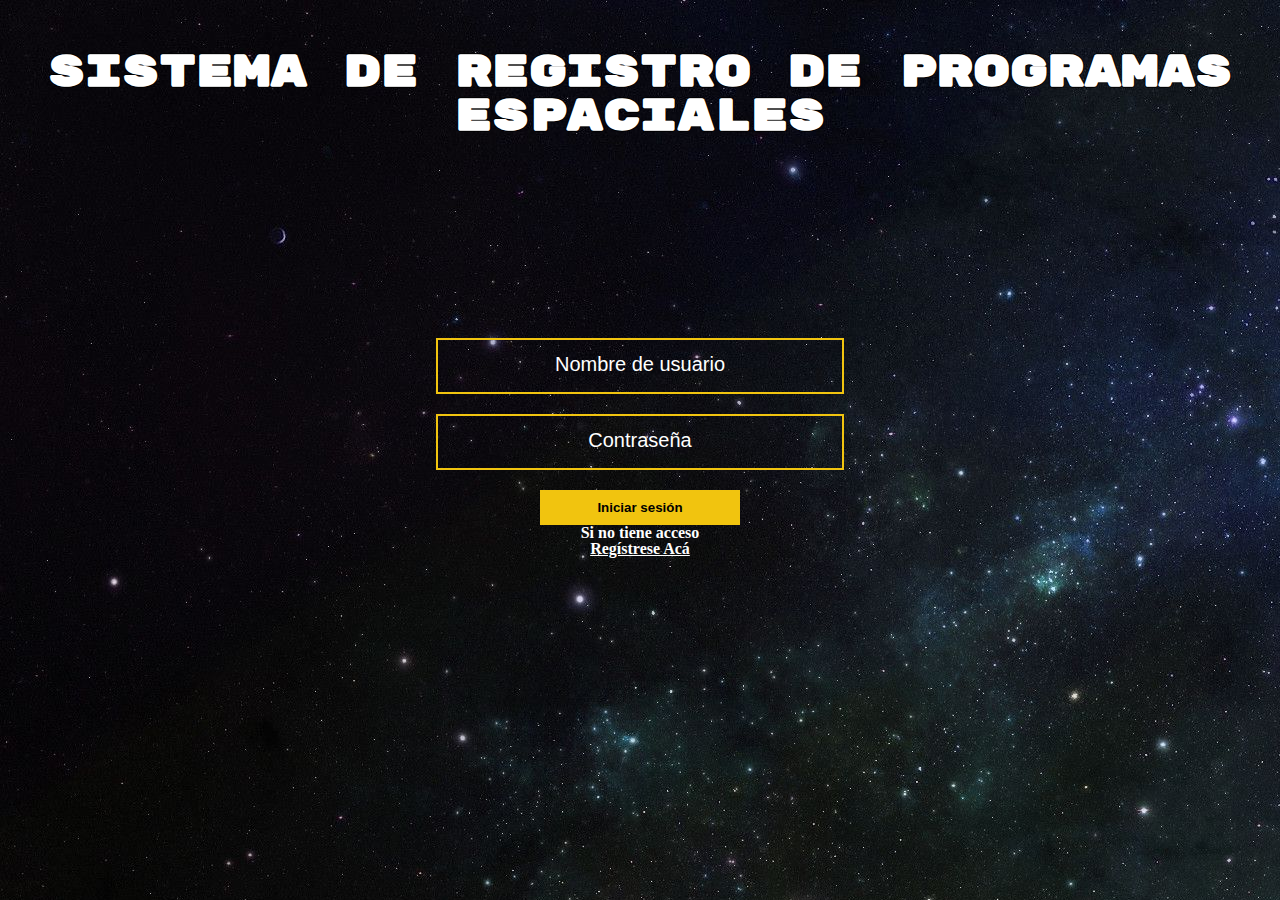
<file: CVs/Aaron/previos/proyecto v2/index.html>
<!DOCTYPE html>
<html>
  <head>
    <meta charset="utf-8">
    <title>Sistema de Registro de Programas Espaciales</title>
    <link rel="stylesheet" href="css/reset.css">
    <link rel="stylesheet" href="css/style.css">
  </head>
  <body>
  <section id="login">
    <div id="divError"></div>

      <h1>Sistema de Registro de Programas Espaciales</h1>

      <form>

        <input type="text" id="txtNombreUsuario" placeholder="Nombre de usuario">


        <input type="password" id="txtContrasenna" placeholder="Contraseña">


        <input type="button" value="Iniciar sesión" id="btnIngresar">

      </form>
    </section>

    <h4>Si no tiene acceso  <a href="registra_astronautas.html">Regístrese Acá</a></h4>

    <script src="js/logicaAstronautas.js"></script>
    <script src="js/logicaMisiones.js"></script>
    <script src="js/interfazLogin.js"></script>
    <script src="js/interfazAstronauta.js"></script>


  </body>
</html>
</file>
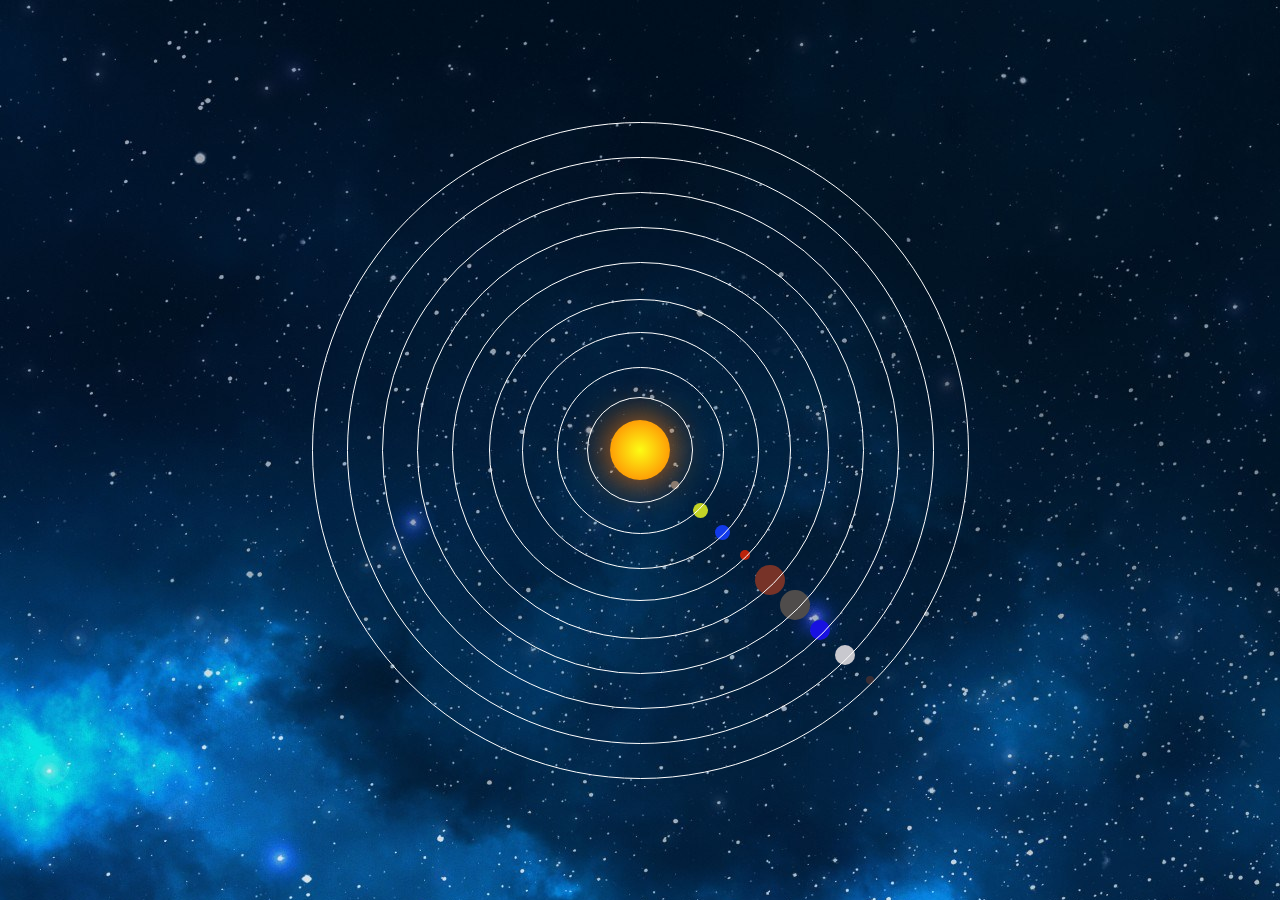
<file: CVs/Aaron/previos/sistemaSolar/index.html>
<!DOCTYPE html>
<html>
  <head>
    <meta charset="utf-8">
    <title>Sistema Solar</title>
    <meta name="viewport" content="width=device-width, initial-scale=1, shrink-to-fit=no">
    <link rel="stylesheet" href="css/style.css">
    <link rel="stylesheet" href="css/style.css">
  </head>

  <body>
    <main>
      <div id='pluton' class='planeta'></div>
      <div id='neptuno' class='planeta'></div>
      <div id='urano' class='planeta'></div>
      <div id='saturno' class='planeta'></div>
      <div id='jupiter' class='planeta'></div>
      <div id='marte' class='planeta'></div>
      <div id='tierra' class='planeta'></div>
      <div id='venus' class='planeta'></div>
      <div id='mercurio' class='planeta'></div>
      <div id='sol' class='estrella'></div>

      <div class='orbita' id='orbitaMercurio'></div>
      <div class='orbita' id='orbitaVenus'></div>
      <div class='orbita' id='orbitaTierra'></div>
      <div class='orbita' id='orbitaMarte'></div>
      <div class='orbita' id='orbitaJupiter'></div>
      <div class='orbita' id='orbitaSaturno'></div>
      <div class='orbita' id='orbitaUrano'></div>
      <div class='orbita' id='orbitaNeptuno'></div>
      <div class='orbita' id='orbitaPluton'></div>
    </main>
  </body>
</html>
</file>
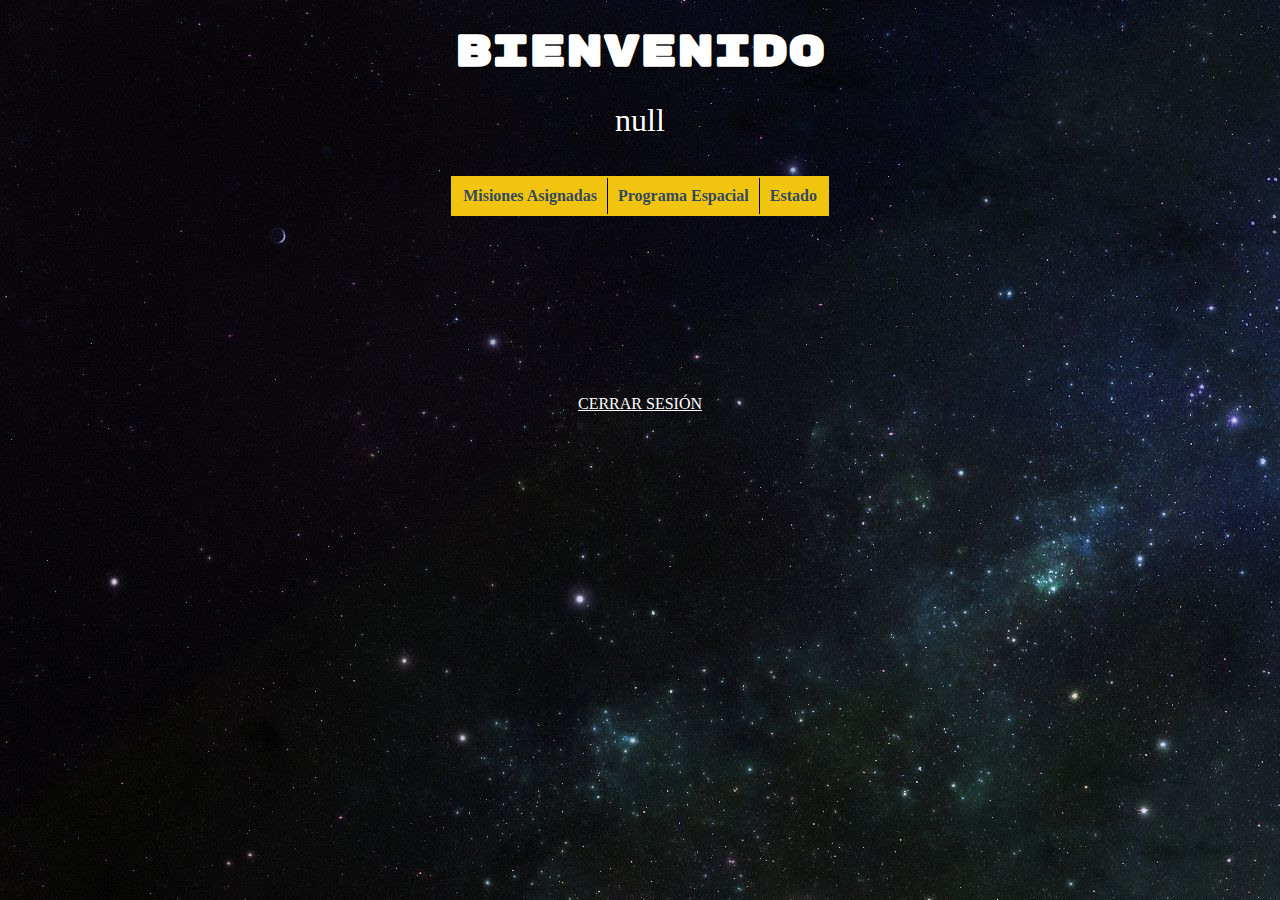
<file: CVs/Aaron/previos/proyecto v2/landingAstronauta.html>
<!DOCTYPE html>
<html>
  <head>
    <meta charset="utf-8">
    <title>Astronautas</title>
    <link rel="stylesheet" href="css/reset.css">
    <link rel="stylesheet" href="css/style.css">
  </head>
  <body>
    <h1>Bienvenido</h1>
    <output id="txtAstronautaLogueado"></output>

    <table id="tblMisionesAsignadas">
      <thead>
        <tr>
          <th>Misiones Asignadas</th>
          <th>Programa Espacial</th>
          <th>Estado</th>
        </tr>
      </thead>

      <tbody>

      </tbody>

    </table>

    <a class="cerrar" href="index.html">Cerrar Sesión</a>

    <script src="js/logicaAstronautas.js"></script>
    <script src="js/logicaMisiones.js"></script>
    <script src="js/interfazAstronauta.js"></script>

  </body>
</html>
</file>
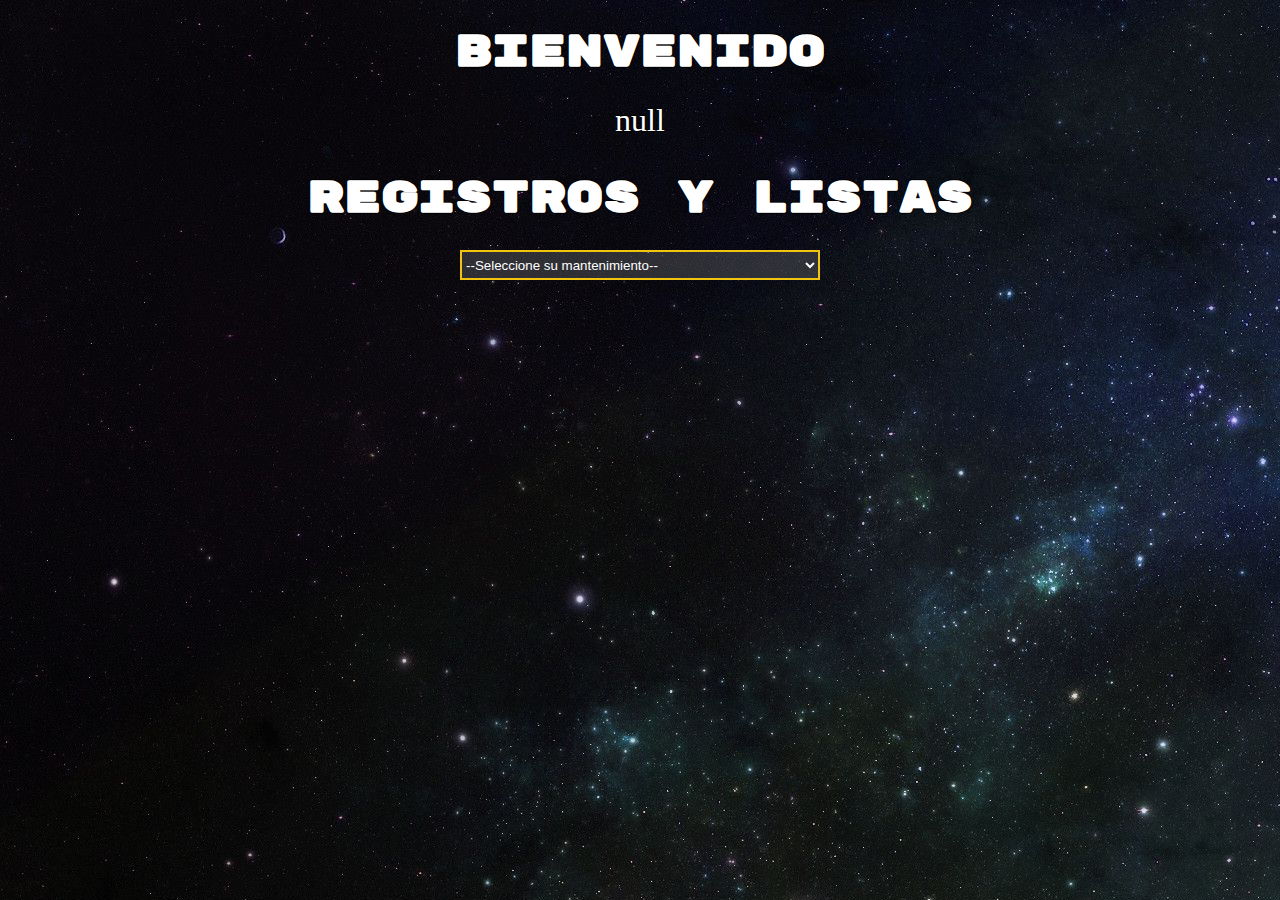
<file: CVs/Aaron/previos/proyecto v2/mantenimiento.html>
<!DOCTYPE html>
<html>
  <head>
    <meta charset="utf-8">
    <title>Mantenimiento</title>
    <link rel="stylesheet" href="css/reset.css">
    <link rel="stylesheet" href="css/style.css">
  </head>
  <body>

    <h1>Bienvenido</h1>
    <output id="txtAstronautaLogueado"></output>

    <h1>Registros y Listas</h1>

    <select class="seleccionar" id="sltMantenimiento">
      <option value="none">--Seleccione su mantenimiento--</option>
      <option value="mantCC">Cuerpo Celeste</option>
      <option value="mantPE">Programas Espaciales</option>
      <option value="mantME">Misión Espacial</option>
    </select>



    <div class="tablaMantenimiento" id="1">

      <h2>Cuerpos Celestes</h2>

      <form class="forms" id="frmCC">

        <div class="divErrorV" id="divCC">Favor revise los campos resaltados</div>

        <label for="txtCodigoCC">Código</label>
        <input type="text" id="txtCodigoCC" required>

        <select class="formSelects" id="seleccioneTipo" required>
          <option value="none">--Seleccione el tipo de Cuerpo Celeste</option>
          <option value="Planeta">Planeta</option>
          <option value="Estrella">Estrella</option>
          <option value="Satelite">Satélite</option>
        </select>

        <label for="txtNombre">Nombre</label>
        <input type="text" id="txtNombre" required>

        <label for="txtMasa">Masa</label>
        <input type="text" id="txtMasa" required>

        <label for="txtTemperatura">Temperatura</label>
        <input type="text" id="txtTemperatura" required>

        <label for="txtDia">Duración de un día (opcional)</label>
        <input type="text" id="txtDia">

        <label for="txtEdad">Edad</label>
        <input type="text" id="txtEdad" required>

        <label for="txtComposicion">Composición</label>
        <input type="text" id="txtComposicion" required>

        <label for="txtDistancia">Distancia del sol</label>
        <input type="text" id="txtDistancia" required>

        <label for="txtAnno">Duración de un año</label>
        <input type="text" id="txtAnno" required>

        <label for="txtSatelites">Cantidad de Satélites</label>
        <input type="text" id="txtSatelites" placeholder="Solo para Planetas">

        <label for="txtIntensidad">Intensidad Lumínica</label>
        <input type="text" id="txtIntensidad" placeholder="Solo para Estrellas">

        <label for="txtTamanno">Tamaño</label>
        <input type="text" id="txtTamanno" placeholder="Solo para Estrellas">

        <input type="button" id="btnRegistrarCC" value="Registrar">

      </form>

        <div class="tablaConsultas">

          <h2>Cuerpos Celestes según tipo</h2>

          <select class="seleccionar" id="seleccioneCC">
            <option value="none">--Seleccione el tipo de Cuerpo Celeste</option>
            <option value="planeta">Planeta</option>
            <option value="estrella">Estrella</option>
            <option value="satelite">Satélite</option>
          </select>

          <table id="tblCC">
            <thead>
              <tr>
                <th>Codigo</th>
                <th>Tipo</th>
                <th>Nombre</th>
                <th>Masa</th>
                <th>Temperatura Media</th>
                <th>Duración de un día</th>
                <th>Edad</th>
                <th>Composición</th>
                <th>Distancia Media del Sol</th>
                <th>Duración de un año</th>
                <th id="thCantSatelitesOpcional">Cantidad de Satélites</th>
                <th>Intensidad Lumínica</th>
                <th>Tamaño</th>
              </tr>
            </thead>

            <tbody>

            </tbody>

          </table>

        </div>

    </div>

    <div class="tablaMantenimiento" id="2">

      <h2>Programas Espaciales</h2>

      <form class="forms" id="formPE">

        <div class="divErrorV" id="divPE">Favor revise los campos resaltados</div>

        <label for="txtCodigoPE">Código</label>
        <input type="text" id="txtCodigoPE" required>

        <label for="txtNombrePE">Nombre</label>
        <input type="text" id="txtNombrePE" required>

        <label for="txtFechaInicio">Fecha de Inicio</label>
        <input type="date" id="txtFechaInicio" required>

        <label for="txtFechaFin">Fecha de Finalización</label>
        <input type="date" id="txtFechaFin" required>

        <label for="txtAlcance">Alcance</label>
        <input type="text" id="txtAlcance" required>

        <h2>Asigne misiones al Programa</h2>

        <div id="divMisiones">

        </div>

        <input type="button" id="btnRegistrarPE" value="Registrar">

      </form>

      <div class="tablaConsultas">

        <h2>Programas Espaciales</h2>

        <table id="tblPE">
          <thead>
            <tr>
              <th>Código</th>
              <th>Nombre del Programa</th>
              <th>Fecha de Inicio</th>
              <th>Fecha de Finalización</th>
              <th>Alcance</th>
              <th>Codigos de Misiones</th>
            </tr>
          </thead>

          <tbody>

          </tbody>

        </table>

      </div>

    </div>

    <div class="tablaMantenimiento" id="3">

      <h2>Misión Espacial</h2>

      <form class="forms" id="frmME">

        <div class="divErrorV" id=divME>Favor revise los campos resaltados</div>

        <label for="txtCodigoME">Código</label>
        <input type="text" id="txtCodigoME" required>

        <label for="txtNombreME">Nombre</label>
        <input type="text" id="txtNombreME" required>

        <select class="formSelects" id="seleccionePrograma" required>


        </select>

        <label for="txtFechaDespegue">Fecha de Despegue</label>
        <input type="date" id="txtFechaDespegue" required>

        <label for="txtDuracion">Duración</label>
        <input type="text" id="txtDuracion" required>

        <label for="txtDatos">Datos de Interés</label>
        <input type="text" id="txtDatos" required>

        <select class="formSelects" id="seleccioneEstado" required>
          <option value="none">--Seleccione el Estado de la Misión</option>
          <option value="exitoso">Exitoso</option>
          <option value="fracasado">Fracasado</option>
          <option value="pendiente">Pendiente</option>
        </select>

        <label for="txtImagen">Imagen</label>
        <input type="text" id="txtImagen">

        <label for="txtNave">Nave</label>
        <input type="text" id="txtNave" required>

        <select id="sltCuerpoC" required>

        </select>

        <h2>Asigne astronautas a la mision</h2>

        <div id="divAstronautas">

        </div>

        <input type="button" id="btnRegistrarME" value="Registrar">

      </form>

      <div class="tablaConsultas">

        <h2>Misiones Espaciales</h2>

        <table id="tblME">
          <thead>
            <tr>
              <th>Código</th>
              <th>Nombre de la misión</th>
              <th>Programa</th>
              <th>Fecha de Lanzamiento</th>
              <th>Duración</th>
              <th>Datos de Interés</th>
              <th>Estado</th>
              <th>Insignia</th>
              <th>Nave</th>
              <th>Cuerpo Celeste</th>
              <th>Astronautas Asignados</th>

            </tr>
          </thead>

          <tbody>

          </tbody>

        </table>


      </div>

    </div>

    <script src="js/logicaAstronautas.js"></script>
    <script src="js/logicaCC.js"></script>
    <script src="js/logicaMisiones.js"></script>
    <script src="js/logicaProgramas.js"></script>
    <script src="js/interfazMantenimiento.js"></script>
  </body>
</html>
</file>
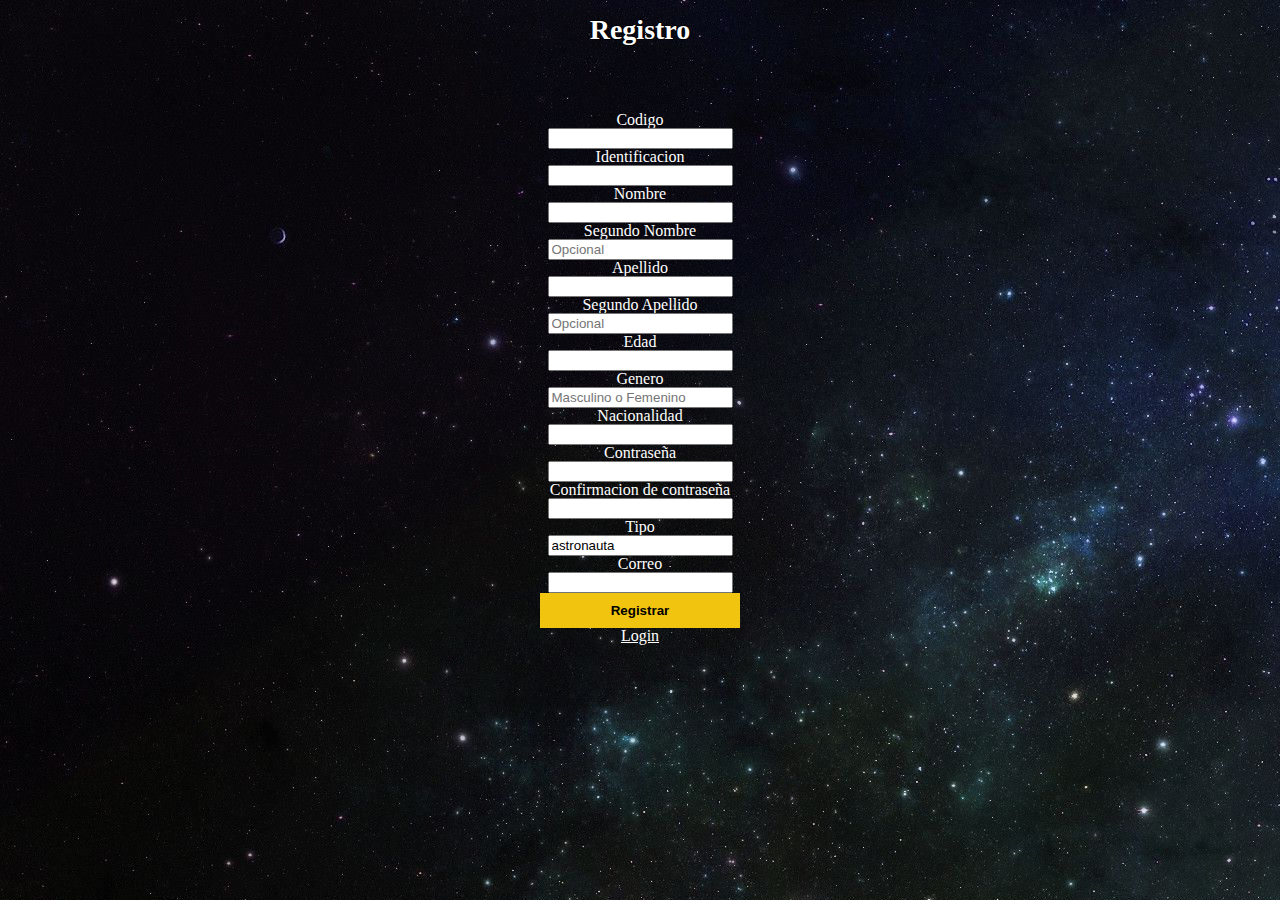
<file: CVs/Aaron/previos/proyecto v2/registra_astronautas.html>
<!DOCTYPE html>
<html>
  <head>
    <meta charset="utf-8">
    <title>Sistema de Registro de Astronautas</title>
    <link rel="stylesheet" href="css/reset.css">
    <link rel="stylesheet" href="css/style.css">
  </head>
  <body>
    <section id="registro">
          <main id="box">
            <br>
            <h2>Registro</h2>
              <form class="forms" id="frmReg">

                <div class="divErrorV" id="divReg">Favor revise los campos resaltados</div>

                <label for="txtCodigoAs">Codigo</label>
                <input type="text" id="txtCodigoAs" required>

                <label for="txtIdentificacionAs">Identificacion</label>
                <input type="text" id="txtIdentificacionAs" required="">

                <label for="txtNombreAs">Nombre</label>
                <input type="text" id="txtNombreAs" required>

                <label for="txtNombreAs">Segundo Nombre</label>
                <input type="text" id="txtNombre2As" placeholder="Opcional"/>

                <label for="txtApellidoAs">Apellido</label>
                <input type="text" id="txtApellidoAs" required>

                <label for="txtApellido2As">Segundo Apellido</label>
                <input type="text" id="txtApellido2As" placeholder="Opcional"/>

                <label for="txtEdadAs">Edad</label>
                <input type="text" id="txtEdadAs" required>

                <label for="txtGeneroAs">Genero</label>
                <input type="text" id="txtGeneroAs" placeholder="Masculino o Femenino" required>

                <label for="txtNacionalidadAs">Nacionalidad</label>
                <input type="text" id="txtNacionalidadAs" required>

                <label for="txtContrasennaAs">Contraseña</label>
                <input type="password" id="txtContrasennaAs" required>

                <label for="txtConfirmacionAs">Confirmacion de contraseña</label>
                <input type="password" id="txtConfirmacionAs" required>

                <label for="txtTipoAs">Tipo</label>
                <input type="text" id="txtTipoAs" value="astronauta">

                <label for="txtCorreoAs">Correo</label>
                <input type="text" id="txtCorreoAs" required>

                <input type="button" value="Registrar" id="btnIngresarUsuario">

                <output id="txtResult"></output>

              <a href="index.html">Login</a></h4>

              </form>
            </main>
      </section>


    <script src="js/logicaAstronautas.js"></script>
    <script src="js/interfazRegistrese.js"></script>
  </body>
</html>
</file>
<file: css/creative.css>
body,
html {
  width: 100%;
  height: 100%;
}

body {
  font-family: 'Merriweather', 'Helvetica Neue', Arial, sans-serif;
}

hr {
  max-width: 50px;
  border-width: 3px;
  border-color: #ED1C24;
}

hr.light {
  border-color: #fff;
}

a {
  color: #ED1C24;
  -webkit-transition: all 0.2s;
  -moz-transition: all 0.2s;
  transition: all 0.2s;
}

a:hover {
  color: #ED1C24;
}

h1,
h2,
h3,
h4,
h5,
h6 {
  font-family: 'Open Sans', 'Helvetica Neue', Arial, sans-serif;
}

.bg-primary {
  background-color: #ed1c24 !important;
}

.bg-dark {
  background-color: #212529 !important;
}

.text-faded {
  color: rgba(255, 255, 255, 0.7);
}
.text-white{
  color: white;
}
section {
  padding: 8rem 0;
  font-family: Open Sans, Helvetica Neue, Arial, sans-serif;
}

.section-heading {
  margin-top: 0;
}

::-moz-selection {
  color: #fff;
  background: #212529;
  text-shadow: none;
}

::selection {
  color: #fff;
  background: #212529;
  text-shadow: none;
}

img::selection {
  color: #fff;
  background: transparent;
}

img::-moz-selection {
  color: #fff;
  background: transparent;
}

#mainNav {
  border-bottom: 1px solid rgba(33, 37, 41, 0.1);
  background-color: #fff;
  font-family: 'Open Sans', 'Helvetica Neue', Arial, sans-serif;
  -webkit-transition: all 0.2s;
  -moz-transition: all 0.2s;
  transition: all 0.2s;
}

#mainNav .navbar-brand {
  font-weight: 700;
  text-transform: uppercase;
  color: #ED1C24;
  font-family: 'Open Sans', 'Helvetica Neue', Arial, sans-serif;
}

#mainNav .navbar-brand:focus, #mainNav .navbar-brand:hover {
  color: #ED1C24;
 
}

#mainNav .navbar-nav > li.nav-item > a.nav-link,
#mainNav .navbar-nav > li.nav-item > a.nav-link:focus {
  font-size: .9rem;
  font-weight: 700;
  text-transform: uppercase;
  color: #212529;
}

#mainNav .navbar-nav > li.nav-item > a.nav-link:hover,
#mainNav .navbar-nav > li.nav-item > a.nav-link:focus:hover {
  color: #ed1c24;
}

#mainNav .navbar-nav > li.nav-item > a.nav-link.active,
#mainNav .navbar-nav > li.nav-item > a.nav-link:focus.active {
  color: #ed1c24 !important;
  background-color: transparent;
}

#mainNav .navbar-nav > li.nav-item > a.nav-link.active:hover,
#mainNav .navbar-nav > li.nav-item > a.nav-link:focus.active:hover {
  background-color: transparent;
}

@media (min-width: 992px) {
  #mainNav {
    border-color: transparent;
    background-color: transparent;
  }
  #mainNav .navbar-brand {
    color: rgba(255, 255, 255, 0.7);
  }
  #mainNav .navbar-brand:focus, #mainNav .navbar-brand:hover {
    color: #fff;
  }
  #mainNav .navbar-nav > li.nav-item > a.nav-link {
    padding: 0.5rem 1rem;
  }
  #mainNav .navbar-nav > li.nav-item > a.nav-link,
  #mainNav .navbar-nav > li.nav-item > a.nav-link:focus {
    color: rgba(255, 255, 255, 0.7);
  }
  #mainNav .navbar-nav > li.nav-item > a.nav-link:hover,
  #mainNav .navbar-nav > li.nav-item > a.nav-link:focus:hover {
    color: #fff;
  }
  #mainNav.navbar-shrink {
    border-bottom: 1px solid rgba(33, 37, 41, 0.1);
    background-color: #fff;
  }
  #mainNav.navbar-shrink .navbar-brand {
    color: #ED1C24;
  }
  #mainNav.navbar-shrink .navbar-brand:focus, #mainNav.navbar-shrink .navbar-brand:hover {
    color: #ED1C24;
  }
  #mainNav.navbar-shrink .navbar-nav > li.nav-item > a.nav-link,
  #mainNav.navbar-shrink .navbar-nav > li.nav-item > a.nav-link:focus {
    color: #212529;
  }
  #mainNav.navbar-shrink .navbar-nav > li.nav-item > a.nav-link:hover,
  #mainNav.navbar-shrink .navbar-nav > li.nav-item > a.nav-link:focus:hover {
    color: #ED1C24;
  }
}

header.masthead {
  padding-top: 10rem;
  padding-bottom: calc(10rem - 56px);
  background-image: url("../img/home-banner.jpg");
  background-position: center center;
  -webkit-background-size: cover;
  -moz-background-size: cover;
  -o-background-size: cover;
  background-size: cover;
}

header.masthead hr {
  margin-top: 30px;
  margin-bottom: 30px;
}

header.masthead h1 {
  font-size: 2rem;
}

header.masthead p {
  font-weight: 300;
}

@media (min-width: 768px) {
  header.masthead p {
    font-size: 1.15rem;
  }
}

@media (min-width: 992px) {
  header.masthead {
    height: 100vh;
    min-height: 650px;
    padding-top: 0;
    padding-bottom: 0;
  }
  header.masthead h1 {
    font-size: 3rem;
  }
}

@media (min-width: 1200px) {
  header.masthead h1 {
    font-size: 4rem;
  }
}

.service-box {
  max-width: 400px;
}






.team-member {
  margin-top: 50px;
  margin-bottom: 50px;
  text-align: center;
}

.team-member img {
  width: 225px;
  height: 225px;
  border: 7px solid #fff;
}

.team-member h4 {
  margin-top: 25px;
  margin-bottom: 0;
  text-transform: none;
}

.team-member p {
  margin-top: 0;
}



.text-primary {
  color: #ED1C24 !important;
}

.btn {
  font-weight: 700;
  text-transform: uppercase;
  border: none;
  border-radius: 300px;
  font-family: 'Open Sans', 'Helvetica Neue', Arial, sans-serif;
}

.btn-xl {
  padding: 1rem 2rem;
}

.btn-primary {
  background-color: #ed1c24;
  border-color: #ed1c24;
}

.btn-primary:hover, .btn-primary:focus, .btn-primary:active {
  color: #fff;
  background-color: rgba(238, 35, 35, 0.8) !important;
}

.btn-primary:active, .btn-primary:focus {
  box-shadow: 0 0 0 0.2rem rgba(240, 95, 64, 0.5) !important;
}
.logo{
  text-transform: none;
}

.color {
  background-color: #ED1C24;
}
.padimg{
  padding-top: 0.5em;
}
</file>
<file: CVs/Jeremy/vendor/simple-line-icons/css/simple-line-icons.css>
@font-face {
  font-family: 'simple-line-icons';
  src: url('../fonts/Simple-Line-Icons.eot?v=2.4.0');
  src: url('../fonts/Simple-Line-Icons.eot?v=2.4.0#iefix') format('embedded-opentype'), url('../fonts/Simple-Line-Icons.woff2?v=2.4.0') format('woff2'), url('../fonts/Simple-Line-Icons.ttf?v=2.4.0') format('truetype'), url('../fonts/Simple-Line-Icons.woff?v=2.4.0') format('woff'), url('../fonts/Simple-Line-Icons.svg?v=2.4.0#simple-line-icons') format('svg');
  font-weight: normal;
  font-style: normal;
}
/*
 Use the following CSS code if you want to have a class per icon.
 Instead of a list of all class selectors, you can use the generic [class*="icon-"] selector, but it's slower:
*/
.icon-user,
.icon-people,
.icon-user-female,
.icon-user-follow,
.icon-user-following,
.icon-user-unfollow,
.icon-login,
.icon-logout,
.icon-emotsmile,
.icon-phone,
.icon-call-end,
.icon-call-in,
.icon-call-out,
.icon-map,
.icon-location-pin,
.icon-direction,
.icon-directions,
.icon-compass,
.icon-layers,
.icon-menu,
.icon-list,
.icon-options-vertical,
.icon-options,
.icon-arrow-down,
.icon-arrow-left,
.icon-arrow-right,
.icon-arrow-up,
.icon-arrow-up-circle,
.icon-arrow-left-circle,
.icon-arrow-right-circle,
.icon-arrow-down-circle,
.icon-check,
.icon-clock,
.icon-plus,
.icon-minus,
.icon-close,
.icon-event,
.icon-exclamation,
.icon-organization,
.icon-trophy,
.icon-screen-smartphone,
.icon-screen-desktop,
.icon-plane,
.icon-notebook,
.icon-mustache,
.icon-mouse,
.icon-magnet,
.icon-energy,
.icon-disc,
.icon-cursor,
.icon-cursor-move,
.icon-crop,
.icon-chemistry,
.icon-speedometer,
.icon-shield,
.icon-screen-tablet,
.icon-magic-wand,
.icon-hourglass,
.icon-graduation,
.icon-ghost,
.icon-game-controller,
.icon-fire,
.icon-eyeglass,
.icon-envelope-open,
.icon-envelope-letter,
.icon-bell,
.icon-badge,
.icon-anchor,
.icon-wallet,
.icon-vector,
.icon-speech,
.icon-puzzle,
.icon-printer,
.icon-present,
.icon-playlist,
.icon-pin,
.icon-picture,
.icon-handbag,
.icon-globe-alt,
.icon-globe,
.icon-folder-alt,
.icon-folder,
.icon-film,
.icon-feed,
.icon-drop,
.icon-drawer,
.icon-docs,
.icon-doc,
.icon-diamond,
.icon-cup,
.icon-calculator,
.icon-bubbles,
.icon-briefcase,
.icon-book-open,
.icon-basket-loaded,
.icon-basket,
.icon-bag,
.icon-action-undo,
.icon-action-redo,
.icon-wrench,
.icon-umbrella,
.icon-trash,
.icon-tag,
.icon-support,
.icon-frame,
.icon-size-fullscreen,
.icon-size-actual,
.icon-shuffle,
.icon-share-alt,
.icon-share,
.icon-rocket,
.icon-question,
.icon-pie-chart,
.icon-pencil,
.icon-note,
.icon-loop,
.icon-home,
.icon-grid,
.icon-graph,
.icon-microphone,
.icon-music-tone-alt,
.icon-music-tone,
.icon-earphones-alt,
.icon-earphones,
.icon-equalizer,
.icon-like,
.icon-dislike,
.icon-control-start,
.icon-control-rewind,
.icon-control-play,
.icon-control-pause,
.icon-control-forward,
.icon-control-end,
.icon-volume-1,
.icon-volume-2,
.icon-volume-off,
.icon-calendar,
.icon-bulb,
.icon-chart,
.icon-ban,
.icon-bubble,
.icon-camrecorder,
.icon-camera,
.icon-cloud-download,
.icon-cloud-upload,
.icon-envelope,
.icon-eye,
.icon-flag,
.icon-heart,
.icon-info,
.icon-key,
.icon-link,
.icon-lock,
.icon-lock-open,
.icon-magnifier,
.icon-magnifier-add,
.icon-magnifier-remove,
.icon-paper-clip,
.icon-paper-plane,
.icon-power,
.icon-refresh,
.icon-reload,
.icon-settings,
.icon-star,
.icon-symbol-female,
.icon-symbol-male,
.icon-target,
.icon-credit-card,
.icon-paypal,
.icon-social-tumblr,
.icon-social-twitter,
.icon-social-facebook,
.icon-social-instagram,
.icon-social-linkedin,
.icon-social-pinterest,
.icon-social-github,
.icon-social-google,
.icon-social-reddit,
.icon-social-skype,
.icon-social-dribbble,
.icon-social-behance,
.icon-social-foursqare,
.icon-social-soundcloud,
.icon-social-spotify,
.icon-social-stumbleupon,
.icon-social-youtube,
.icon-social-dropbox,
.icon-social-vkontakte,
.icon-social-steam {
  font-family: 'simple-line-icons';
  speak: none;
  font-style: normal;
  font-weight: normal;
  font-variant: normal;
  text-transform: none;
  line-height: 1;
  /* Better Font Rendering =========== */
  -webkit-font-smoothing: antialiased;
  -moz-osx-font-smoothing: grayscale;
}
.icon-user:before {
  content: "\e005";
}
.icon-people:before {
  content: "\e001";
}
.icon-user-female:before {
  content: "\e000";
}
.icon-user-follow:before {
  content: "\e002";
}
.icon-user-following:before {
  content: "\e003";
}
.icon-user-unfollow:before {
  content: "\e004";
}
.icon-login:before {
  content: "\e066";
}
.icon-logout:before {
  content: "\e065";
}
.icon-emotsmile:before {
  content: "\e021";
}
.icon-phone:before {
  content: "\e600";
}
.icon-call-end:before {
  content: "\e048";
}
.icon-call-in:before {
  content: "\e047";
}
.icon-call-out:before {
  content: "\e046";
}
.icon-map:before {
  content: "\e033";
}
.icon-location-pin:before {
  content: "\e096";
}
.icon-direction:before {
  content: "\e042";
}
.icon-directions:before {
  content: "\e041";
}
.icon-compass:before {
  content: "\e045";
}
.icon-layers:before {
  content: "\e034";
}
.icon-menu:before {
  content: "\e601";
}
.icon-list:before {
  content: "\e067";
}
.icon-options-vertical:before {
  content: "\e602";
}
.icon-options:before {
  content: "\e603";
}
.icon-arrow-down:before {
  content: "\e604";
}
.icon-arrow-left:before {
  content: "\e605";
}
.icon-arrow-right:before {
  content: "\e606";
}
.icon-arrow-up:before {
  content: "\e607";
}
.icon-arrow-up-circle:before {
  content: "\e078";
}
.icon-arrow-left-circle:before {
  content: "\e07a";
}
.icon-arrow-right-circle:before {
  content: "\e079";
}
.icon-arrow-down-circle:before {
  content: "\e07b";
}
.icon-check:before {
  content: "\e080";
}
.icon-clock:before {
  content: "\e081";
}
.icon-plus:before {
  content: "\e095";
}
.icon-minus:before {
  content: "\e615";
}
.icon-close:before {
  content: "\e082";
}
.icon-event:before {
  content: "\e619";
}
.icon-exclamation:before {
  content: "\e617";
}
.icon-organization:before {
  content: "\e616";
}
.icon-trophy:before {
  content: "\e006";
}
.icon-screen-smartphone:before {
  content: "\e010";
}
.icon-screen-desktop:before {
  content: "\e011";
}
.icon-plane:before {
  content: "\e012";
}
.icon-notebook:before {
  content: "\e013";
}
.icon-mustache:before {
  content: "\e014";
}
.icon-mouse:before {
  content: "\e015";
}
.icon-magnet:before {
  content: "\e016";
}
.icon-energy:before {
  content: "\e020";
}
.icon-disc:before {
  content: "\e022";
}
.icon-cursor:before {
  content: "\e06e";
}
.icon-cursor-move:before {
  content: "\e023";
}
.icon-crop:before {
  content: "\e024";
}
.icon-chemistry:before {
  content: "\e026";
}
.icon-speedometer:before {
  content: "\e007";
}
.icon-shield:before {
  content: "\e00e";
}
.icon-screen-tablet:before {
  content: "\e00f";
}
.icon-magic-wand:before {
  content: "\e017";
}
.icon-hourglass:before {
  content: "\e018";
}
.icon-graduation:before {
  content: "\e019";
}
.icon-ghost:before {
  content: "\e01a";
}
.icon-game-controller:before {
  content: "\e01b";
}
.icon-fire:before {
  content: "\e01c";
}
.icon-eyeglass:before {
  content: "\e01d";
}
.icon-envelope-open:before {
  content: "\e01e";
}
.icon-envelope-letter:before {
  content: "\e01f";
}
.icon-bell:before {
  content: "\e027";
}
.icon-badge:before {
  content: "\e028";
}
.icon-anchor:before {
  content: "\e029";
}
.icon-wallet:before {
  content: "\e02a";
}
.icon-vector:before {
  content: "\e02b";
}
.icon-speech:before {
  content: "\e02c";
}
.icon-puzzle:before {
  content: "\e02d";
}
.icon-printer:before {
  content: "\e02e";
}
.icon-present:before {
  content: "\e02f";
}
.icon-playlist:before {
  content: "\e030";
}
.icon-pin:before {
  content: "\e031";
}
.icon-picture:before {
  content: "\e032";
}
.icon-handbag:before {
  content: "\e035";
}
.icon-globe-alt:before {
  content: "\e036";
}
.icon-globe:before {
  content: "\e037";
}
.icon-folder-alt:before {
  content: "\e039";
}
.icon-folder:before {
  content: "\e089";
}
.icon-film:before {
  content: "\e03a";
}
.icon-feed:before {
  content: "\e03b";
}
.icon-drop:before {
  content: "\e03e";
}
.icon-drawer:before {
  content: "\e03f";
}
.icon-docs:before {
  content: "\e040";
}
.icon-doc:before {
  content: "\e085";
}
.icon-diamond:before {
  content: "\e043";
}
.icon-cup:before {
  content: "\e044";
}
.icon-calculator:before {
  content: "\e049";
}
.icon-bubbles:before {
  content: "\e04a";
}
.icon-briefcase:before {
  content: "\e04b";
}
.icon-book-open:before {
  content: "\e04c";
}
.icon-basket-loaded:before {
  content: "\e04d";
}
.icon-basket:before {
  content: "\e04e";
}
.icon-bag:before {
  content: "\e04f";
}
.icon-action-undo:before {
  content: "\e050";
}
.icon-action-redo:before {
  content: "\e051";
}
.icon-wrench:before {
  content: "\e052";
}
.icon-umbrella:before {
  content: "\e053";
}
.icon-trash:before {
  content: "\e054";
}
.icon-tag:before {
  content: "\e055";
}
.icon-support:before {
  content: "\e056";
}
.icon-frame:before {
  content: "\e038";
}
.icon-size-fullscreen:before {
  content: "\e057";
}
.icon-size-actual:before {
  content: "\e058";
}
.icon-shuffle:before {
  content: "\e059";
}
.icon-share-alt:before {
  content: "\e05a";
}
.icon-share:before {
  content: "\e05b";
}
.icon-rocket:before {
  content: "\e05c";
}
.icon-question:before {
  content: "\e05d";
}
.icon-pie-chart:before {
  content: "\e05e";
}
.icon-pencil:before {
  content: "\e05f";
}
.icon-note:before {
  content: "\e060";
}
.icon-loop:before {
  content: "\e064";
}
.icon-home:before {
  content: "\e069";
}
.icon-grid:before {
  content: "\e06a";
}
.icon-graph:before {
  content: "\e06b";
}
.icon-microphone:before {
  content: "\e063";
}
.icon-music-tone-alt:before {
  content: "\e061";
}
.icon-music-tone:before {
  content: "\e062";
}
.icon-earphones-alt:before {
  content: "\e03c";
}
.icon-earphones:before {
  content: "\e03d";
}
.icon-equalizer:before {
  content: "\e06c";
}
.icon-like:before {
  content: "\e068";
}
.icon-dislike:before {
  content: "\e06d";
}
.icon-control-start:before {
  content: "\e06f";
}
.icon-control-rewind:before {
  content: "\e070";
}
.icon-control-play:before {
  content: "\e071";
}
.icon-control-pause:before {
  content: "\e072";
}
.icon-control-forward:before {
  content: "\e073";
}
.icon-control-end:before {
  content: "\e074";
}
.icon-volume-1:before {
  content: "\e09f";
}
.icon-volume-2:before {
  content: "\e0a0";
}
.icon-volume-off:before {
  content: "\e0a1";
}
.icon-calendar:before {
  content: "\e075";
}
.icon-bulb:before {
  content: "\e076";
}
.icon-chart:before {
  content: "\e077";
}
.icon-ban:before {
  content: "\e07c";
}
.icon-bubble:before {
  content: "\e07d";
}
.icon-camrecorder:before {
  content: "\e07e";
}
.icon-camera:before {
  content: "\e07f";
}
.icon-cloud-download:before {
  content: "\e083";
}
.icon-cloud-upload:before {
  content: "\e084";
}
.icon-envelope:before {
  content: "\e086";
}
.icon-eye:before {
  content: "\e087";
}
.icon-flag:before {
  content: "\e088";
}
.icon-heart:before {
  content: "\e08a";
}
.icon-info:before {
  content: "\e08b";
}
.icon-key:before {
  content: "\e08c";
}
.icon-link:before {
  content: "\e08d";
}
.icon-lock:before {
  content: "\e08e";
}
.icon-lock-open:before {
  content: "\e08f";
}
.icon-magnifier:before {
  content: "\e090";
}
.icon-magnifier-add:before {
  content: "\e091";
}
.icon-magnifier-remove:before {
  content: "\e092";
}
.icon-paper-clip:before {
  content: "\e093";
}
.icon-paper-plane:before {
  content: "\e094";
}
.icon-power:before {
  content: "\e097";
}
.icon-refresh:before {
  content: "\e098";
}
.icon-reload:before {
  content: "\e099";
}
.icon-settings:before {
  content: "\e09a";
}
.icon-star:before {
  content: "\e09b";
}
.icon-symbol-female:before {
  content: "\e09c";
}
.icon-symbol-male:before {
  content: "\e09d";
}
.icon-target:before {
  content: "\e09e";
}
.icon-credit-card:before {
  content: "\e025";
}
.icon-paypal:before {
  content: "\e608";
}
.icon-social-tumblr:before {
  content: "\e00a";
}
.icon-social-twitter:before {
  content: "\e009";
}
.icon-social-facebook:before {
  content: "\e00b";
}
.icon-social-instagram:before {
  content: "\e609";
}
.icon-social-linkedin:before {
  content: "\e60a";
}
.icon-social-pinterest:before {
  content: "\e60b";
}
.icon-social-github:before {
  content: "\e60c";
}
.icon-social-google:before {
  content: "\e60d";
}
.icon-social-reddit:before {
  content: "\e60e";
}
.icon-social-skype:before {
  content: "\e60f";
}
.icon-social-dribbble:before {
  content: "\e00d";
}
.icon-social-behance:before {
  content: "\e610";
}
.icon-social-foursqare:before {
  content: "\e611";
}
.icon-social-soundcloud:before {
  content: "\e612";
}
.icon-social-spotify:before {
  content: "\e613";
}
.icon-social-stumbleupon:before {
  content: "\e614";
}
.icon-social-youtube:before {
  content: "\e008";
}
.icon-social-dropbox:before {
  content: "\e00c";
}
.icon-social-vkontakte:before {
  content: "\e618";
}
.icon-social-steam:before {
  content: "\e620";
}
</file>
<file: CVs/LuisCarlos/css/style.css>
h1,h2,h3,h4,h5{
	font-family: 'Montserrat', sans-serif;
}
p,li{
	font-family: 'Lato', sans-serif;
}
p{
	font-size: 20px;
}
ul{
	list-style: none;
}
footer{
  background-color: #000;
  color: #fff;
  padding: 50px;
}
.jmb{
	background-image: url('../images/bg.jpg');
	background-size: cover;
	width: 100%;
	height: 100%;
	display: flex;
	position: relative;
	color: #fff;
	padding: 230px 0px;
	margin: 0;
}
.cover_Content{
  border: 2px solid black;
  text-align: center;
  color: #fff;
  margin: 0 auto;
  padding: 60px 80px;
  background-color: rgba(0, 0, 0, 0.3);
}
img{
	margin: 0 auto;
}
.about{
	padding: 70px;
	padding-bottom: 200px;
}

.pg{
	background-color: #8da6cf;
}
#educ{
	margin-bottom: 50px;
	background-color: #f6f6f6;
	padding-bottom: 70px;
	padding-top: 30px;
}
.pad{
	margin-top: 50px;
}
.hab{
	margin-bottom: 50px;
}
.padBot{
	margin-bottom: 50px;
}
</file>
<file: CVs/Aaron/previos/proyecto v2/css/style.css>
@import url('https://fonts.googleapis.com/css?family=Playfair+Display|Rubik+Mono+One');

.cf:before, .cf:after {
	content: '';

	display: table;
}

.cf:after {
	clear: both;
}

.errorV {
	background-color: rgba(218, 165, 32, 0.3);
}

.divErrorV {
	background-color: rgba(218, 165, 32, 0.3);
	color: white;
	padding: 8px;
	text-align: center;
	margin-bottom: 20px;
}

output {
	color: #fff;
}

#login form{
  margin: 0 auto;
  margin-top: 200px;
}
#login input[type=text],#login input[type=password]{
  display: block;
  width: 400px;
  height: 50px;
  outline:none;
  border:0;
  border: 2px solid #f1c40f;
  background: transparent;
  color: #fff;
  margin: 0 auto;
  margin-bottom: 20px;
  text-align: center;
}
#login input::-webkit-input-placeholder{
  color: #fff;
  font-size: 20px;
}
input[type=button] {
  border:0;
  display: block;
  background: #f1c40f;
  color: #000;
  width: 200px;
  height: 35px;
  cursor:pointer;
  margin: 0 auto;
  font-weight: bold;
	text-align: center;
}
input[type=button]:hover{
  background: rgba(244, 223, 66, 0.5);
  color: #fff;
  border: 2px solid #f1c40f;
  font-weight: bold;
}
#divError{
  background: rgba(192, 57, 43,0.5);
  color: #fff;
  font-size: 14px;
  text-align: center;
  width: 50%;
  margin: 0 auto;
  margin-bottom: 15px;
  padding: 10px;
}
.ocultar{
  visibility: hidden;
}
.mostrar{
  visibility: visible;
}

h1 {
  color: #fff;
  text-align: center;
  font-size: 44px;
  font-family: 'Rubik Mono One', sans-serif;
  margin-top: 30px;
  margin-bottom: 30px;
	text-shadow: -1px 0 black, 0 1px black, 1px 0 black, 0 -1px black;
}

body{
    background:url(../img/bg.jpg);
}

.cerrar {
  text-decoration: underline;
  color: #fff;
  text-transform: uppercase;
  margin-top: 180px;
}

table {
  color: #fff;
  margin: 0 auto;
	background-color: #34495e;
	border: 2px solid #f1c40f;
}

th {
	background-color: #f1c40f;
	color: #34495e;
	text-align: center;
	border: 1px solid black;
	padding: 10px;
	font-weight: bold;
}

td {
	border: 1px solid black;
	padding: 10px;
}

#txtAstronautaLogueado {
  color: #fff;
  text-align: center;
  font-family: font-family: 'Playfair Display', serif;
  font-size: 32px;
	display: block;
	margin:  0 auto;
	margin-bottom: 40px;
	text-shadow: -1px 0 black, 0 1px black, 1px 0 black, 0 -1px black;
}

a {
  display: block;
  text-align: center;
	color: #fff;
}

.llevar {
  width: 48%;
  height: 300px;
  text-decoration: none;
  font-family: font-family: 'Playfair Display', serif;
  font-size: 32px;
  color: #fff;
  line-height: 300px;
  text-transform: uppercase;
  border: 2px solid #f1c40f;
  text-align: center;
}


.seleccionar {
	border: 2px solid #f1c40f;
	background-color: rgba(83, 85, 89, 0.5);
	color: #fff;
	width: 360px;
	height: 30px;
	display: block;
	margin:  0 auto;
	margin-bottom: 50px;
}

h2 {
	color: #fff;
	text-align: center;
	font-size: 28px;
	text-shadow: -1px 0 black, 0 1px black, 1px 0 black, 0 -1px black;
	font-family: font-family: 'Playfair Display', serif;
}

.tablaMantenimiento {
	display: none;
}

label {
	display: block;
	color: #fff;
}

.forms select {
	display: block;
}

.forms {
	width: 200px;
	margin: 0 auto;
	text-align: center;
}

h4 {
	color: #fff;
	text-align: center;
}
</file>
<file: CVs/Aaron/previos/sistemaSolar/css/style.css>
body {
  background-image: url(../img/bg.jpg);
}

.orbita {
  margin:auto;
  top:0;
  left:0;
  right:0;
  bottom:0;
  position:absolute;
  border-left: 1px solid white;
  border-top : 1px solid white;
  border-right : 1px solid white;
  border-bottom : 1px solid white;
  border-radius: 50%;
}

.planeta:after,.estrella:after {
  content:"";
  position:absolute;
  border-radius:50%;
  transform-origin:center;
  margin:auto;
  top:0;
  bottom:0;
  left:0;
  right:0;
}

.planeta,.estrella{
  position:absolute;
}

#sol {
  transform-origin:center;
  margin:auto;
  top:0;
  bottom:0;
  left:0;
  right:0;
}

#sol:after {
  transform-origin:center center;
  background: radial-gradient(circle, #FCFC14, #FF7700);
  box-shadow: 0px 0px 40px #FF7700;
  margin:auto;
  width:60px;
  height:60px;
  top:0;
  bottom:0;
  left:0;
  right:0;
}

#mercurio {
  margin:auto;
  top:0;
  bottom:0;
  left:0;
  right:0;
  animation: traslacion 4s linear infinite;
}

#mercurio:after {
	width:8px;
	height:8px;
  top:70px;
  left:70px;
  background: radial-gradient(circle, #7c7d7f, #7c7d7f);
}

#orbitaMercurio {
  width: 104px;
  height: 104px;
}

#venus {
  margin:auto;
  top:0;
  bottom:0;
  left:0;
  right:0;
  animation: traslacion 8s linear infinite;
}

#venus:after {
	width:15px;
	height:15px;
  top:120px;
  left:120px;
  background: radial-gradient(circle, #c2d326, #c2d326);
}

#orbitaVenus {
  width: 165px;
  height: 165px;
}

#tierra {
  margin:auto;
  top:0;
  bottom:0;
  left:0;
  right:0;
  animation: traslacion 16s linear infinite;
}

#tierra:after {
	width:15px;
	height:15px;
  top:165px;
  left:165px;
  background: radial-gradient(circle, #123aea, #123aea);
}

#orbitaTierra {
  width: 235px;
  height: 235px;
}

#marte {
  margin:auto;
  top:0;
  bottom:0;
  left:0;
  right:0;
  animation: traslacion 20s linear infinite;
}

#marte:after {
	width:10px;
	height:10px;
  top:210px;
  left:210px;
  background: radial-gradient(circle, #ba220b, #ba220b);
}

#orbitaMarte {
  width: 300px;
  height: 300px;
}

#jupiter {
  margin:auto;
  top:0;
  bottom:0;
  left:0;
  right:0;
  animation: traslacion 29s linear infinite;
}

#jupiter:after {
	width:30px;
	height:30px;
  top:260px;
  left:260px;
  background: radial-gradient(circle, #773328, #773328);
}

#orbitaJupiter {
  width: 375px;
  height: 375px;
}

#saturno {
  margin:auto;
  top:0;
  bottom:0;
  left:0;
  right:0;
  animation: traslacion 35s linear infinite;
}

#saturno:after {
	width:30px;
	height:30px;
  top:310px;
  left:310px;
  background: radial-gradient(circle, #4f4c4b, #4f4c4b);
}

#orbitaSaturno {
  width: 445px;
  height: 445px;
}

#urano {
  margin:auto;
  top:0;
  bottom:0;
  left:0;
  right:0;
  animation: traslacion 40s linear infinite;
}

#urano:after {
	width:20px;
	height:20px;
  top:360px;
  left:360px;
  background: radial-gradient(circle, #1811e0, #1811e0);
}

#orbitaUrano {
  width: 515px;
  height: 515px;
}

#neptuno {
  margin:auto;
  top:0;
  bottom:0;
  left:0;
  right:0;
  animation: traslacion 49s linear infinite;
}

#neptuno:after {
	width:20px;
	height:20px;
  top:410px;
  left:410px;
  background: radial-gradient(circle, #c8c8ce, #c8c8ce);
}

#orbitaNeptuno {
  width: 585px;
  height: 585px;
}

#pluton {
  margin:auto;
  top:0;
  bottom:0;
  left:0;
  right:0;
  animation: traslacion 61s linear infinite;
}

#pluton:after {
	width:8px;
	height:8px;
  top:460px;
  left:460px;
  background: radial-gradient(circle, #382d34, #382d34);
}

#orbitaPluton {
  width: 655px;
  height: 655px;
}

@keyframes traslacion {
  from {transform:rotate(0deg);}
  to {transform:rotate(360deg);}
}
</file>
<file: CVs/Jeremy/vendor/devicons/css/devicons.min.css>
/*!
 *  Devicons 1.8.0 made by Theodore Vorillas / http://vorillaz.com 
 */
@font-face{font-family:devicons;src:url(../fonts/devicons.eot?xqxft6);src:url(../fonts/devicons.eot?#iefixxqxft6) format("embedded-opentype"),url(../fonts/devicons.woff?xqxft6) format("woff"),url(../fonts/devicons.ttf?xqxft6) format("truetype"),url(../fonts/devicons.svg?xqxft6#devicons) format("svg");font-weight:400;font-style:normal}.devicons{font-family:devicons;speak:none;font-style:normal;font-weight:400;font-variant:normal;text-transform:none;line-height:1;-webkit-font-smoothing:antialiased;-moz-osx-font-smoothing:grayscale}.devicons-git:before{content:"\e602"}.devicons-git_compare:before{content:"\e628"}.devicons-git_branch:before{content:"\e625"}.devicons-git_commit:before{content:"\e629"}.devicons-git_pull_request:before{content:"\e626"}.devicons-git_merge:before{content:"\e627"}.devicons-bitbucket:before{content:"\e603"}.devicons-github_alt:before{content:"\e608"}.devicons-github_badge:before{content:"\e609"}.devicons-github:before{content:"\e60a"}.devicons-github_full:before{content:"\e617"}.devicons-java:before{content:"\e638"}.devicons-ruby:before{content:"\e639"}.devicons-scala:before{content:"\e637"}.devicons-python:before{content:"\e63c"}.devicons-go:before{content:"\e624"}.devicons-ruby_on_rails:before{content:"\e63b"}.devicons-django:before{content:"\e61d"}.devicons-markdown:before{content:"\e63e"}.devicons-php:before{content:"\e63d"}.devicons-mysql:before{content:"\e604"}.devicons-streamline:before{content:"\e605"}.devicons-database:before{content:"\e606"}.devicons-laravel:before{content:"\e63f"}.devicons-javascript:before{content:"\e64e"}.devicons-angular:before{content:"\e653"}.devicons-backbone:before{content:"\e652"}.devicons-coffeescript:before{content:"\e651"}.devicons-jquery:before{content:"\e650"}.devicons-modernizr:before{content:"\e620"}.devicons-jquery_ui:before{content:"\e654"}.devicons-ember:before{content:"\e61b"}.devicons-dojo:before{content:"\e61c"}.devicons-nodejs:before{content:"\e619"}.devicons-nodejs_small:before{content:"\e618"}.devicons-javascript_shield:before{content:"\e64f"}.devicons-bootstrap:before{content:"\e647"}.devicons-sass:before{content:"\e64b"}.devicons-css3_full:before{content:"\e64a"}.devicons-css3:before{content:"\e649"}.devicons-html5:before{content:"\e636"}.devicons-html5_multimedia:before{content:"\e632"}.devicons-html5_device_access:before{content:"\e633"}.devicons-html5_3d_effects:before{content:"\e635"}.devicons-html5_connectivity:before{content:"\e634"}.devicons-ghost_small:before{content:"\e614"}.devicons-ghost:before{content:"\e61f"}.devicons-magento:before{content:"\e640"}.devicons-joomla:before{content:"\e641"}.devicons-jekyll_small:before{content:"\e60d"}.devicons-drupal:before{content:"\e642"}.devicons-wordpress:before{content:"\e60b"}.devicons-grunt:before{content:"\e64c"}.devicons-bower:before{content:"\e64d"}.devicons-npm:before{content:"\e61e"}.devicons-yahoo_small:before{content:"\e62b"}.devicons-yahoo:before{content:"\e615"}.devicons-bing_small:before{content:"\e600"}.devicons-windows:before{content:"\e60f"}.devicons-linux:before{content:"\e612"}.devicons-ubuntu:before{content:"\e63a"}.devicons-android:before{content:"\e60e"}.devicons-apple:before{content:"\e611"}.devicons-appstore:before{content:"\e613"}.devicons-phonegap:before{content:"\e630"}.devicons-blackberry:before{content:"\e623"}.devicons-stackoverflow:before{content:"\e610"}.devicons-techcrunch:before{content:"\e62c"}.devicons-codrops:before{content:"\e62f"}.devicons-css_tricks:before{content:"\e601"}.devicons-smashing_magazine:before{content:"\e62d"}.devicons-netmagazine:before{content:"\e62e"}.devicons-codepen:before{content:"\e616"}.devicons-cssdeck:before{content:"\e62a"}.devicons-hackernews:before{content:"\e61a"}.devicons-dropbox:before{content:"\e607"}.devicons-google_drive:before{content:"\e631"}.devicons-visualstudio:before{content:"\e60c"}.devicons-unity_small:before{content:"\e621"}.devicons-raspberry_pi:before{content:"\e622"}.devicons-chrome:before{content:"\e643"}.devicons-ie:before{content:"\e644"}.devicons-firefox:before{content:"\e645"}.devicons-opera:before{content:"\e646"}.devicons-safari:before{content:"\e648"}.devicons-swift:before{content:"\e655"}.devicons-symfony:before{content:"\e656"}.devicons-symfony_badge:before{content:"\e657"}.devicons-less:before{content:"\e658"}.devicons-stylus:before{content:"\e659"}.devicons-trello:before{content:"\e65a"}.devicons-atlassian:before{content:"\e65b"}.devicons-jira:before{content:"\e65c"}.devicons-envato:before{content:"\e65d"}.devicons-snap_svg:before{content:"\e65e"}.devicons-raphael:before{content:"\e65f"}.devicons-google_analytics:before{content:"\e660"}.devicons-compass:before{content:"\e661"}.devicons-onedrive:before{content:"\e662"}.devicons-gulp:before{content:"\e663"}.devicons-atom:before{content:"\e664"}.devicons-cisco:before{content:"\e665"}.devicons-nancy:before{content:"\e666"}.devicons-clojure:before{content:"\e668"}.devicons-clojure_alt:before{content:"\e66a"}.devicons-perl:before{content:"\e669"}.devicons-celluloid:before{content:"\e66b"}.devicons-w3c:before{content:"\e66c"}.devicons-redis:before{content:"\e66d"}.devicons-postgresql:before{content:"\e66e"}.devicons-webplatform:before{content:"\e66f"}.devicons-jenkins:before{content:"\e667"}.devicons-requirejs:before{content:"\e670"}.devicons-opensource:before{content:"\e671"}.devicons-typo3:before{content:"\e672"}.devicons-uikit:before{content:"\e673"}.devicons-doctrine:before{content:"\e674"}.devicons-groovy:before{content:"\e675"}.devicons-nginx:before{content:"\e676"}.devicons-haskell:before{content:"\e677"}.devicons-zend:before{content:"\e678"}.devicons-gnu:before{content:"\e679"}.devicons-yeoman:before{content:"\e67a"}.devicons-heroku:before{content:"\e67b"}.devicons-debian:before{content:"\e67d"}.devicons-travis:before{content:"\e67e"}.devicons-dotnet:before{content:"\e67f"}.devicons-codeigniter:before{content:"\e680"}.devicons-javascript_badge:before{content:"\e681"}.devicons-yii:before{content:"\e682"}.devicons-msql_server:before{content:"\e67c"}.devicons-composer:before{content:"\e683"}.devicons-krakenjs_badge:before{content:"\e684"}.devicons-krakenjs:before{content:"\e685"}.devicons-mozilla:before{content:"\e686"}.devicons-firebase:before{content:"\e687"}.devicons-sizzlejs:before{content:"\e688"}.devicons-creativecommons:before{content:"\e689"}.devicons-creativecommons_badge:before{content:"\e68a"}.devicons-mitlicence:before{content:"\e68b"}.devicons-senchatouch:before{content:"\e68c"}.devicons-bugsense:before{content:"\e68d"}.devicons-extjs:before{content:"\e68e"}.devicons-mootools_badge:before{content:"\e68f"}.devicons-mootools:before{content:"\e690"}.devicons-ruby_rough:before{content:"\e691"}.devicons-komodo:before{content:"\e692"}.devicons-coda:before{content:"\e693"}.devicons-bintray:before{content:"\e694"}.devicons-terminal:before{content:"\e695"}.devicons-code:before{content:"\e696"}.devicons-responsive:before{content:"\e697"}.devicons-dart:before{content:"\e698"}.devicons-aptana:before{content:"\e699"}.devicons-mailchimp:before{content:"\e69a"}.devicons-netbeans:before{content:"\e69b"}.devicons-dreamweaver:before{content:"\e69c"}.devicons-brackets:before{content:"\e69d"}.devicons-eclipse:before{content:"\e69e"}.devicons-cloud9:before{content:"\e69f"}.devicons-scrum:before{content:"\e6a0"}.devicons-prolog:before{content:"\e6a1"}.devicons-terminal_badge:before{content:"\e6a2"}.devicons-code_badge:before{content:"\e6a3"}.devicons-mongodb:before{content:"\e6a4"}.devicons-meteor:before{content:"\e6a5"}.devicons-meteorfull:before{content:"\e6a6"}.devicons-fsharp:before{content:"\e6a7"}.devicons-rust:before{content:"\e6a8"}.devicons-ionic:before{content:"\e6a9"}.devicons-sublime:before{content:"\e6aa"}.devicons-appcelerator:before{content:"\e6ab"}.devicons-asterisk:before{content:"\e6ac"}.devicons-aws:before{content:"\e6ad"}.devicons-digital-ocean:before{content:"\e6ae"}.devicons-dlang:before{content:"\e6af"}.devicons-docker:before{content:"\e6b0"}.devicons-erlang:before{content:"\e6b1"}.devicons-google-cloud-platform:before{content:"\e6b2"}.devicons-grails:before{content:"\e6b3"}.devicons-illustrator:before{content:"\e6b4"}.devicons-intellij:before{content:"\e6b5"}.devicons-materializecss:before{content:"\e6b6"}.devicons-openshift:before{content:"\e6b7"}.devicons-photoshop:before{content:"\e6b8"}.devicons-rackspace:before{content:"\e6b9"}.devicons-react:before{content:"\e6ba"}.devicons-redhat:before{content:"\e6bb"}.devicons-scriptcs:before{content:"\e6bc"}.devicons-sqllite:before{content:"\e6c4"}.devicons-vim:before{content:"\e6c5"}
</file>
<file: CVs/Jeremy/css/resume.min.css>
/*!
 * Start Bootstrap - Resume v4.0.0-beta.2 (https://startbootstrap.com/template-overviews/resume)
 * Copyright 2013-2017 Start Bootstrap
 * Licensed under MIT (https://github.com/BlackrockDigital/startbootstrap-resume/blob/master/LICENSE)
 */body{font-family:'Open Sans',serif;padding-top:54px;color:#868e96}@media (min-width:992px){body{padding-top:0;padding-left:17rem}}h1,h2,h3,h4,h5,h6{font-family:'Saira Extra Condensed',serif;font-weight:700;text-transform:uppercase;color:#343a40}h1{font-size:6rem;line-height:5.5rem}h2{font-size:3.5rem}.subheading{text-transform:uppercase;font-weight:500;font-family:'Saira Extra Condensed',serif;font-size:1.35rem}.list-social-icons a{color:#495057}.list-social-icons a:hover{color:#bd5d38}.list-social-icons a .fa-lg{font-size:1.75rem}.list-icons{font-size:3rem}.list-icons .list-inline-item i:hover{color:#bd5d38}#sideNav .navbar-nav .nav-item .nav-link{font-weight:600;text-transform:uppercase}@media (min-width:992px){#sideNav{text-align:center;position:fixed;top:0;left:0;display:flex;flex-direction:column;width:17rem;height:100vh}#sideNav .navbar-brand{display:flex;margin:auto auto 0;padding:.5rem}#sideNav .navbar-brand .img-profile{max-width:10rem;max-height:10rem;border:.5rem solid rgba(255,255,255,.2)}#sideNav .navbar-collapse{display:flex;align-items:flex-start;flex-grow:0;width:100%;margin-bottom:auto}#sideNav .navbar-collapse .navbar-nav{flex-direction:column;width:100%}#sideNav .navbar-collapse .navbar-nav .nav-item{display:block}#sideNav .navbar-collapse .navbar-nav .nav-item .nav-link{display:block}}section.resume-section{border-bottom:1px solid #dee2e6;padding-top:5rem!important;padding-bottom:5rem!important}section.resume-section .resume-item .resume-date{min-width:none}@media (min-width:768px){section.resume-section{min-height:100vh}section.resume-section .resume-item .resume-date{min-width:18rem}}@media (min-width:992px){section.resume-section{padding-top:3rem!important;padding-bottom:3rem!important}}.bg-primary{background-color:#bd5d38!important}.text-primary{color:#bd5d38!important}a{color:#bd5d38}a:active,a:focus,a:hover{color:#824027}
</file>
